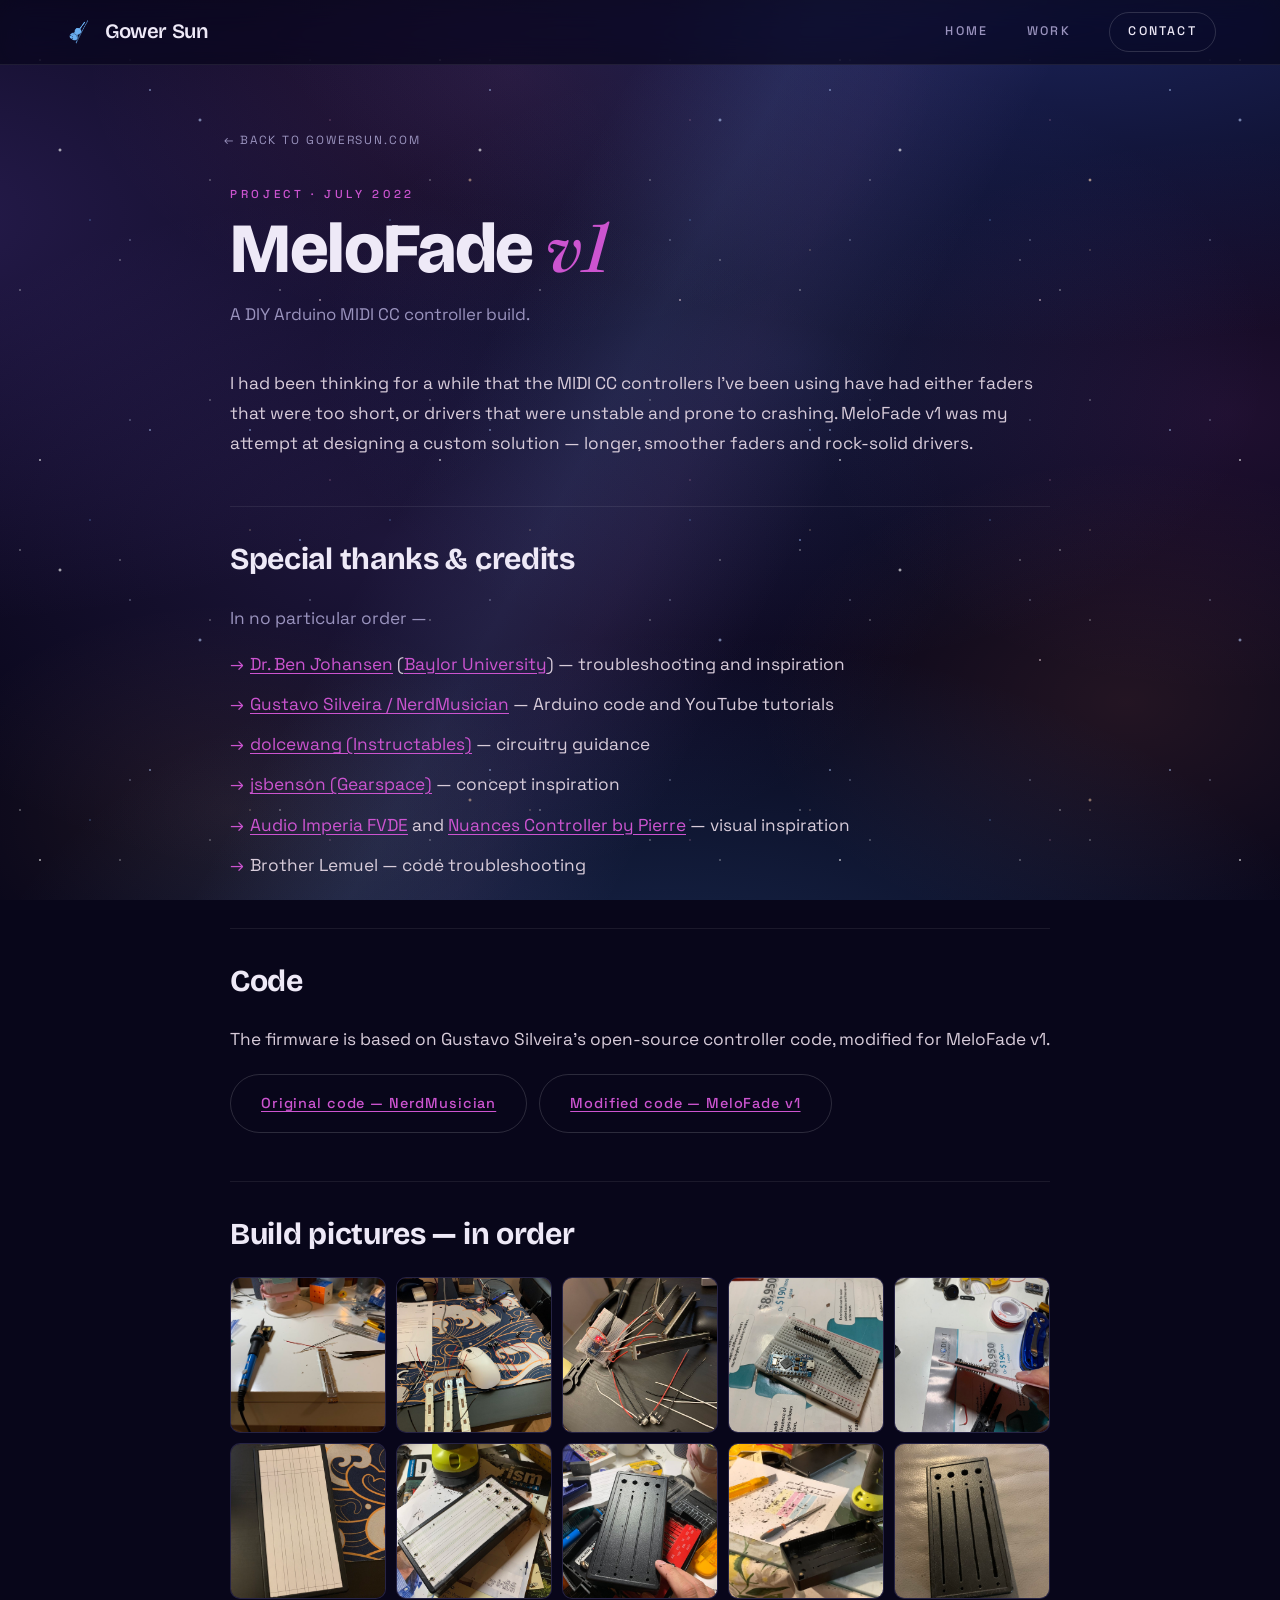
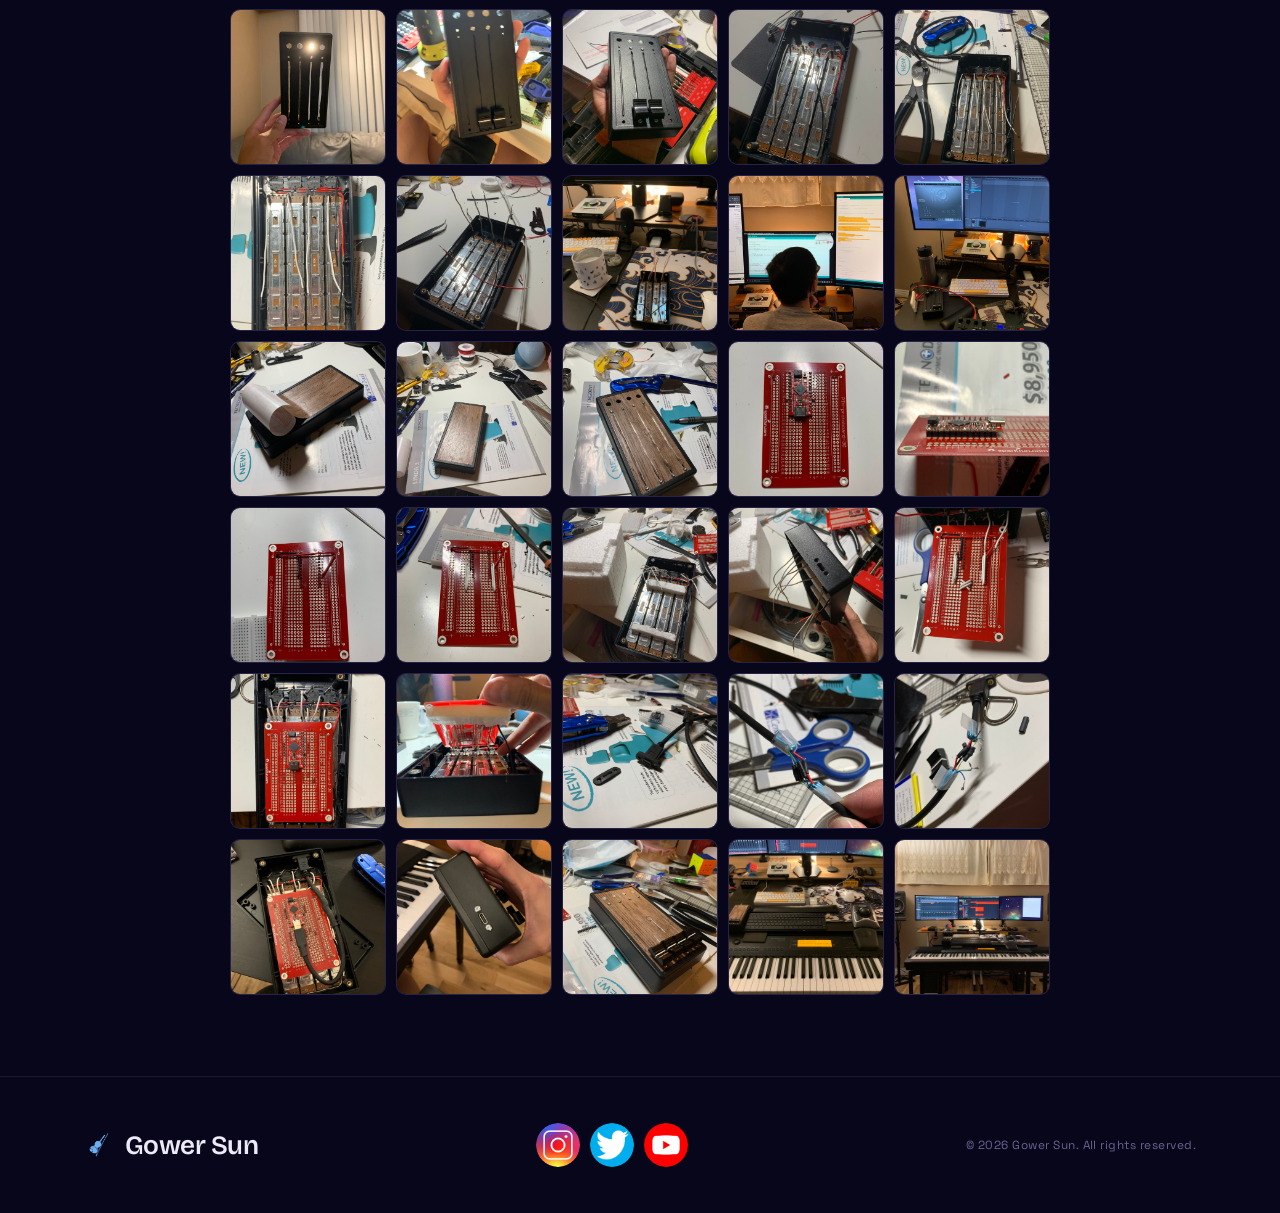
<file: arduino-midi-build.html>
<!DOCTYPE html>
<html lang="en">
<head>
  <meta charset="UTF-8" />
  <meta name="viewport" content="width=device-width, initial-scale=1.0" />
  <meta name="robots" content="noindex" />
  <title>MeloFade v1 — Arduino MIDI Build · Gower Sun</title>
  <meta name="description" content="MeloFade v1 — a DIY Arduino MIDI CC controller build by Gower Sun (July 2022): motivation, credits, code and build photos." />
  <link rel="icon" href="assets/favicon.svg" type="image/svg+xml" />
  <link rel="preconnect" href="https://fonts.googleapis.com" />
  <link rel="preconnect" href="https://fonts.gstatic.com" crossorigin />
  <link href="https://fonts.googleapis.com/css2?family=Bricolage+Grotesque:opsz,wght@12..96,600..800&family=Fraunces:ital,opsz,wght@1,9..144,400&family=Space+Grotesk:wght@400;500;600&display=swap" rel="stylesheet" />
  <link rel="stylesheet" href="assets/css/style.css" />
</head>
<body>
  <header class="nav is-scrolled" id="nav">
    <a class="nav__brand" href="index.html" aria-label="Gower Sun — home">
      <img class="nav__mark" src="assets/favicon.svg" alt="" aria-hidden="true" />
      <span>Gower Sun</span>
    </a>
    <nav class="nav__links" aria-label="Primary">
      <a class="nav__link" href="index.html">Home</a>
      <a class="nav__link" href="index.html#work">Work</a>
      <a class="nav__link nav__link--cta" href="index.html#contact">Contact</a>
    </nav>
  </header>

  <main class="subpage">
    <div class="wrap">
      <a class="backlink" href="index.html">&larr; Back to gowersun.com</a>
      <article class="project">
        <header class="project__head">
          <span class="eyebrow">Project &middot; July 2022</span>
          <h1 class="project__title">MeloFade <em>v1</em></h1>
          <p class="project__sub">A DIY Arduino MIDI CC controller build.</p>
        </header>

        <div class="project__body">
          <p>I had been thinking for a while that the MIDI CC controllers I've been using have had either
            faders that were too short, or drivers that were unstable and prone to crashing. MeloFade v1 was my
            attempt at designing a custom solution — longer, smoother faders and rock-solid drivers.</p>

          <h2>Special thanks &amp; credits</h2>
          <p style="color:var(--slate); margin-bottom:16px;">In no particular order —</p>
          <ul class="credits-list">
            <li><a href="https://benjohansen.com" target="_blank" rel="noopener">Dr. Ben Johansen</a>
              (<a href="https://www.baylor.edu/music/index.php?id=951763" target="_blank" rel="noopener">Baylor University</a>) — troubleshooting and inspiration</li>
            <li><a href="https://www.youtube.com/c/M%C3%BAsicoNerd" target="_blank" rel="noopener">Gustavo Silveira / NerdMusician</a> — Arduino code and YouTube tutorials</li>
            <li><a href="https://www.instructables.com/DIY-USB-Midi-Controller-With-Arduino-a-Beginners-G/" target="_blank" rel="noopener">dolcewang (Instructables)</a> — circuitry guidance</li>
            <li><a href="https://gearspace.com/board/music-computers/1240121-diy-midi-cc-controller-w-100mm-sliders-under-100-2018-edition.html" target="_blank" rel="noopener">jsbenson (Gearspace)</a> — concept inspiration</li>
            <li><a href="https://fvdebyai.com" target="_blank" rel="noopener">Audio Imperia FVDE</a> and
              <a href="https://nuancescontroller.fr?post_type=product" target="_blank" rel="noopener">Nuances Controller by Pierre</a> — visual inspiration</li>
            <li>Brother Lemuel — code troubleshooting</li>
          </ul>

          <h2>Code</h2>
          <p>The firmware is based on Gustavo Silveira's open-source controller code, modified for MeloFade v1.</p>
          <div class="codeblock">
            <a class="btn btn--ghost" href="https://github.com/silveirago/DIY-Midi-Controller-full" target="_blank" rel="noopener">Original code — NerdMusician</a>
            <a class="btn btn--ghost" href="https://github.com/patestore/MeloFade-v1" target="_blank" rel="noopener">Modified code — MeloFade v1</a>
          </div>

          <h2>Build pictures — in order</h2>
        </div>

        <div class="project__gallery">
          <a href="assets/img/arduino/01.jpg" target="_blank" rel="noopener"><img src="assets/img/arduino/01.jpg" alt="MeloFade build photo 1" loading="lazy" /></a>
          <a href="assets/img/arduino/02.jpg" target="_blank" rel="noopener"><img src="assets/img/arduino/02.jpg" alt="MeloFade build photo 2" loading="lazy" /></a>
          <a href="assets/img/arduino/03.jpg" target="_blank" rel="noopener"><img src="assets/img/arduino/03.jpg" alt="MeloFade build photo 3" loading="lazy" /></a>
          <a href="assets/img/arduino/04.jpg" target="_blank" rel="noopener"><img src="assets/img/arduino/04.jpg" alt="MeloFade build photo 4" loading="lazy" /></a>
          <a href="assets/img/arduino/05.jpg" target="_blank" rel="noopener"><img src="assets/img/arduino/05.jpg" alt="MeloFade build photo 5" loading="lazy" /></a>
          <a href="assets/img/arduino/06.jpg" target="_blank" rel="noopener"><img src="assets/img/arduino/06.jpg" alt="MeloFade build photo 6" loading="lazy" /></a>
          <a href="assets/img/arduino/07.jpg" target="_blank" rel="noopener"><img src="assets/img/arduino/07.jpg" alt="MeloFade build photo 7" loading="lazy" /></a>
          <a href="assets/img/arduino/08.jpg" target="_blank" rel="noopener"><img src="assets/img/arduino/08.jpg" alt="MeloFade build photo 8" loading="lazy" /></a>
          <a href="assets/img/arduino/09.jpg" target="_blank" rel="noopener"><img src="assets/img/arduino/09.jpg" alt="MeloFade build photo 9" loading="lazy" /></a>
          <a href="assets/img/arduino/11.jpg" target="_blank" rel="noopener"><img src="assets/img/arduino/11.jpg" alt="MeloFade build photo 10" loading="lazy" /></a>
          <a href="assets/img/arduino/12.jpg" target="_blank" rel="noopener"><img src="assets/img/arduino/12.jpg" alt="MeloFade build photo 11" loading="lazy" /></a>
          <a href="assets/img/arduino/13.jpg" target="_blank" rel="noopener"><img src="assets/img/arduino/13.jpg" alt="MeloFade build photo 12" loading="lazy" /></a>
          <a href="assets/img/arduino/14.jpg" target="_blank" rel="noopener"><img src="assets/img/arduino/14.jpg" alt="MeloFade build photo 13" loading="lazy" /></a>
          <a href="assets/img/arduino/16.jpg" target="_blank" rel="noopener"><img src="assets/img/arduino/16.jpg" alt="MeloFade build photo 14" loading="lazy" /></a>
          <a href="assets/img/arduino/17.jpg" target="_blank" rel="noopener"><img src="assets/img/arduino/17.jpg" alt="MeloFade build photo 15" loading="lazy" /></a>
          <a href="assets/img/arduino/18.jpg" target="_blank" rel="noopener"><img src="assets/img/arduino/18.jpg" alt="MeloFade build photo 16" loading="lazy" /></a>
          <a href="assets/img/arduino/19.jpg" target="_blank" rel="noopener"><img src="assets/img/arduino/19.jpg" alt="MeloFade build photo 17" loading="lazy" /></a>
          <a href="assets/img/arduino/20.jpg" target="_blank" rel="noopener"><img src="assets/img/arduino/20.jpg" alt="MeloFade build photo 18" loading="lazy" /></a>
          <a href="assets/img/arduino/21.jpg" target="_blank" rel="noopener"><img src="assets/img/arduino/21.jpg" alt="MeloFade build photo 19" loading="lazy" /></a>
          <a href="assets/img/arduino/22.jpg" target="_blank" rel="noopener"><img src="assets/img/arduino/22.jpg" alt="MeloFade build photo 20" loading="lazy" /></a>
          <a href="assets/img/arduino/23.jpg" target="_blank" rel="noopener"><img src="assets/img/arduino/23.jpg" alt="MeloFade build photo 21" loading="lazy" /></a>
          <a href="assets/img/arduino/24.jpg" target="_blank" rel="noopener"><img src="assets/img/arduino/24.jpg" alt="MeloFade build photo 22" loading="lazy" /></a>
          <a href="assets/img/arduino/25.jpg" target="_blank" rel="noopener"><img src="assets/img/arduino/25.jpg" alt="MeloFade build photo 23" loading="lazy" /></a>
          <a href="assets/img/arduino/26.jpg" target="_blank" rel="noopener"><img src="assets/img/arduino/26.jpg" alt="MeloFade build photo 24" loading="lazy" /></a>
          <a href="assets/img/arduino/27.jpg" target="_blank" rel="noopener"><img src="assets/img/arduino/27.jpg" alt="MeloFade build photo 25" loading="lazy" /></a>
          <a href="assets/img/arduino/28.jpg" target="_blank" rel="noopener"><img src="assets/img/arduino/28.jpg" alt="MeloFade build photo 26" loading="lazy" /></a>
          <a href="assets/img/arduino/29.jpg" target="_blank" rel="noopener"><img src="assets/img/arduino/29.jpg" alt="MeloFade build photo 27" loading="lazy" /></a>
          <a href="assets/img/arduino/30.jpg" target="_blank" rel="noopener"><img src="assets/img/arduino/30.jpg" alt="MeloFade build photo 28" loading="lazy" /></a>
          <a href="assets/img/arduino/31.jpg" target="_blank" rel="noopener"><img src="assets/img/arduino/31.jpg" alt="MeloFade build photo 29" loading="lazy" /></a>
          <a href="assets/img/arduino/32.jpg" target="_blank" rel="noopener"><img src="assets/img/arduino/32.jpg" alt="MeloFade build photo 30" loading="lazy" /></a>
          <a href="assets/img/arduino/33.jpg" target="_blank" rel="noopener"><img src="assets/img/arduino/33.jpg" alt="MeloFade build photo 31" loading="lazy" /></a>
          <a href="assets/img/arduino/34.jpg" target="_blank" rel="noopener"><img src="assets/img/arduino/34.jpg" alt="MeloFade build photo 32" loading="lazy" /></a>
          <a href="assets/img/arduino/35.jpg" target="_blank" rel="noopener"><img src="assets/img/arduino/35.jpg" alt="MeloFade build photo 33" loading="lazy" /></a>
          <a href="assets/img/arduino/36.jpg" target="_blank" rel="noopener"><img src="assets/img/arduino/36.jpg" alt="MeloFade build photo 34" loading="lazy" /></a>
          <a href="assets/img/arduino/37.jpg" target="_blank" rel="noopener"><img src="assets/img/arduino/37.jpg" alt="MeloFade build photo 35" loading="lazy" /></a>
          <a href="assets/img/arduino/38.jpg" target="_blank" rel="noopener"><img src="assets/img/arduino/38.jpg" alt="MeloFade build photo 36" loading="lazy" /></a>
          <a href="assets/img/arduino/39.jpg" target="_blank" rel="noopener"><img src="assets/img/arduino/39.jpg" alt="MeloFade build photo 37" loading="lazy" /></a>
          <a href="assets/img/arduino/40.jpg" target="_blank" rel="noopener"><img src="assets/img/arduino/40.jpg" alt="MeloFade build photo 38" loading="lazy" /></a>
          <a href="assets/img/arduino/41.jpg" target="_blank" rel="noopener"><img src="assets/img/arduino/41.jpg" alt="MeloFade final product 1" loading="lazy" /></a>
          <a href="assets/img/arduino/42.jpg" target="_blank" rel="noopener"><img src="assets/img/arduino/42.jpg" alt="MeloFade final product 2" loading="lazy" /></a>
        </div>
      </article>
    </div>
  </main>

  <footer class="footer">
    <div class="wrap footer__grid">
      <div class="footer__brand"><img class="nav__mark" src="assets/favicon.svg" alt="" aria-hidden="true" />Gower Sun</div>
      <div class="socials" aria-label="Profiles">
        <a class="social social--icon" href="https://instagram.com/gower_music" target="_blank" rel="noopener" aria-label="Instagram"><img src="assets/img/social/instagram.png" alt="Instagram" /></a>
        <a class="social social--icon" href="https://twitter.com/gowersun" target="_blank" rel="noopener" aria-label="Twitter"><img src="assets/img/social/twitter.png" alt="Twitter" /></a>
        <a class="social social--icon social--yt" href="https://www.youtube.com/@gowersun/" target="_blank" rel="noopener" aria-label="YouTube"><img src="assets/img/social/youtube.png" alt="YouTube" /></a>
      </div>
      <div class="footer__legal">&copy; <span id="year"></span> Gower Sun. All rights reserved.</div>
    </div>
  </footer>
  <script>document.getElementById("year").textContent = new Date().getFullYear();</script>
</body>
</html>
</file>
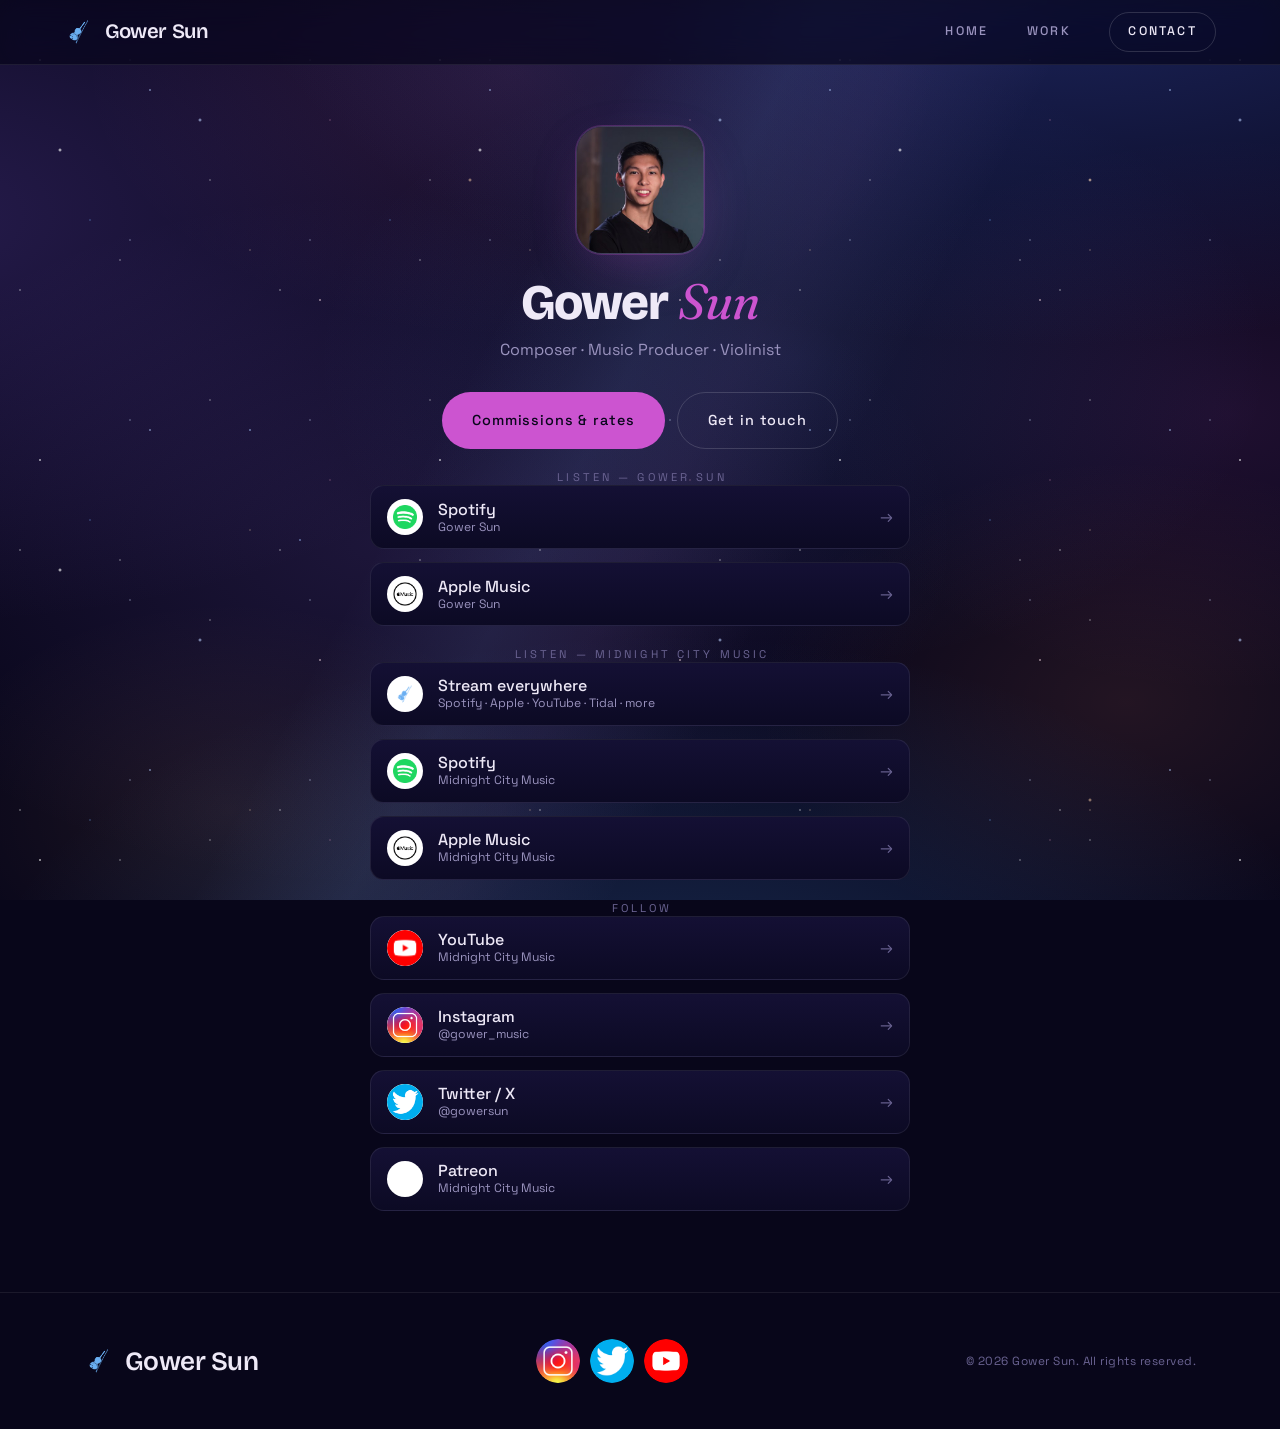
<file: links.html>
<!DOCTYPE html>
<html lang="en">
<head>
  <meta charset="UTF-8" />
  <meta name="viewport" content="width=device-width, initial-scale=1.0" />
  <meta name="robots" content="noindex" />
  <title>Links — Gower Sun</title>
  <meta name="description" content="All of Gower Sun's links — music, socials, commissions and contact." />
  <link rel="icon" href="assets/favicon.svg" type="image/svg+xml" />
  <link rel="preconnect" href="https://fonts.googleapis.com" />
  <link rel="preconnect" href="https://fonts.gstatic.com" crossorigin />
  <link href="https://fonts.googleapis.com/css2?family=Bricolage+Grotesque:opsz,wght@12..96,600..800&family=Fraunces:ital,opsz,wght@1,9..144,400&family=Space+Grotesk:wght@400;500;600&display=swap" rel="stylesheet" />
  <link rel="stylesheet" href="assets/css/style.css" />
</head>
<body>
  <header class="nav is-scrolled" id="nav">
    <a class="nav__brand" href="index.html" aria-label="Gower Sun — home">
      <img class="nav__mark" src="assets/favicon.svg" alt="" aria-hidden="true" />
      <span>Gower Sun</span>
    </a>
    <nav class="nav__links" aria-label="Primary">
      <a class="nav__link" href="index.html">Home</a>
      <a class="nav__link" href="index.html#work">Work</a>
      <a class="nav__link nav__link--cta" href="index.html#contact">Contact</a>
    </nav>
  </header>

  <main class="subpage">
    <div class="wrap">
      <div class="hub">
        <img class="hub__art" src="assets/img/photos/pfp.jpg" alt="Gower Sun" />
        <h1 class="hub__title">Gower <em>Sun</em></h1>
        <p class="hub__tagline">Composer &middot; Music Producer &middot; Violinist</p>

        <div style="display:flex; gap:12px; justify-content:center; flex-wrap:wrap; margin-bottom:6px;">
          <a class="btn" href="rates.html">Commissions &amp; rates</a>
          <a class="btn btn--ghost" href="index.html#contact">Get in touch</a>
        </div>

        <p class="hub__grouplabel">Listen — Gower Sun</p>
        <div class="hub__list">
          <a class="linkbtn" href="https://open.spotify.com/artist/3k3WHMsFphuGJYeQSHfzBC" target="_blank" rel="noopener">
            <span class="icon-chip"><img src="assets/img/mcm/spotify.png" alt="" /></span>
            <span class="linkbtn__text"><span class="linkbtn__label">Spotify</span><span class="linkbtn__sub">Gower Sun</span></span>
            <span class="linkbtn__arrow" aria-hidden="true">&rarr;</span>
          </a>
          <a class="linkbtn" href="https://music.apple.com/us/artist/gower-sun/1725039492" target="_blank" rel="noopener">
            <span class="icon-chip"><img src="assets/img/mcm/apple-music-black.png" alt="" /></span>
            <span class="linkbtn__text"><span class="linkbtn__label">Apple Music</span><span class="linkbtn__sub">Gower Sun</span></span>
            <span class="linkbtn__arrow" aria-hidden="true">&rarr;</span>
          </a>
        </div>

        <p class="hub__grouplabel">Listen — Midnight City Music</p>
        <div class="hub__list">
          <a class="linkbtn" href="stream.html">
            <span class="icon-chip"><img src="assets/favicon.svg" alt="" style="padding:7px;" /></span>
            <span class="linkbtn__text"><span class="linkbtn__label">Stream everywhere</span><span class="linkbtn__sub">Spotify · Apple · YouTube · Tidal · more</span></span>
            <span class="linkbtn__arrow" aria-hidden="true">&rarr;</span>
          </a>
          <a class="linkbtn" href="https://open.spotify.com/artist/7m8WHbipF4Y3BpIiMeiUiY" target="_blank" rel="noopener">
            <span class="icon-chip"><img src="assets/img/mcm/spotify.png" alt="" /></span>
            <span class="linkbtn__text"><span class="linkbtn__label">Spotify</span><span class="linkbtn__sub">Midnight City Music</span></span>
            <span class="linkbtn__arrow" aria-hidden="true">&rarr;</span>
          </a>
          <a class="linkbtn" href="https://music.apple.com/artist/midnight-city-music/1606535807" target="_blank" rel="noopener">
            <span class="icon-chip"><img src="assets/img/mcm/apple-music-black.png" alt="" /></span>
            <span class="linkbtn__text"><span class="linkbtn__label">Apple Music</span><span class="linkbtn__sub">Midnight City Music</span></span>
            <span class="linkbtn__arrow" aria-hidden="true">&rarr;</span>
          </a>
        </div>

        <p class="hub__grouplabel">Follow</p>
        <div class="hub__list">
          <a class="linkbtn" href="https://youtube.com/@MidnightCityMusic?sub_confirmation=1" target="_blank" rel="noopener">
            <span class="icon-chip"><img src="assets/img/social/youtube.png" alt="" style="padding:0;" /></span>
            <span class="linkbtn__text"><span class="linkbtn__label">YouTube</span><span class="linkbtn__sub">Midnight City Music</span></span>
            <span class="linkbtn__arrow" aria-hidden="true">&rarr;</span>
          </a>
          <a class="linkbtn" href="https://instagram.com/gower_music" target="_blank" rel="noopener">
            <span class="icon-chip"><img src="assets/img/social/instagram.png" alt="" style="padding:0;" /></span>
            <span class="linkbtn__text"><span class="linkbtn__label">Instagram</span><span class="linkbtn__sub">@gower_music</span></span>
            <span class="linkbtn__arrow" aria-hidden="true">&rarr;</span>
          </a>
          <a class="linkbtn" href="https://twitter.com/gowersun" target="_blank" rel="noopener">
            <span class="icon-chip"><img src="assets/img/social/twitter.png" alt="" style="padding:0;" /></span>
            <span class="linkbtn__text"><span class="linkbtn__label">Twitter / X</span><span class="linkbtn__sub">@gowersun</span></span>
            <span class="linkbtn__arrow" aria-hidden="true">&rarr;</span>
          </a>
          <a class="linkbtn" href="https://patreon.com/MidnightCityMusic" target="_blank" rel="noopener">
            <span class="icon-chip"><img src="assets/img/mcm/patreon.png" alt="" /></span>
            <span class="linkbtn__text"><span class="linkbtn__label">Patreon</span><span class="linkbtn__sub">Midnight City Music</span></span>
            <span class="linkbtn__arrow" aria-hidden="true">&rarr;</span>
          </a>
        </div>
      </div>
    </div>
  </main>

  <footer class="footer">
    <div class="wrap footer__grid">
      <div class="footer__brand"><img class="nav__mark" src="assets/favicon.svg" alt="" aria-hidden="true" />Gower Sun</div>
      <div class="socials" aria-label="Profiles">
        <a class="social social--icon" href="https://instagram.com/gower_music" target="_blank" rel="noopener" aria-label="Instagram"><img src="assets/img/social/instagram.png" alt="Instagram" /></a>
        <a class="social social--icon" href="https://twitter.com/gowersun" target="_blank" rel="noopener" aria-label="Twitter"><img src="assets/img/social/twitter.png" alt="Twitter" /></a>
        <a class="social social--icon social--yt" href="https://www.youtube.com/@gowersun/" target="_blank" rel="noopener" aria-label="YouTube"><img src="assets/img/social/youtube.png" alt="YouTube" /></a>
      </div>
      <div class="footer__legal">&copy; <span id="year"></span> Gower Sun. All rights reserved.</div>
    </div>
  </footer>
  <script>document.getElementById("year").textContent = new Date().getFullYear();</script>
</body>
</html>
</file>
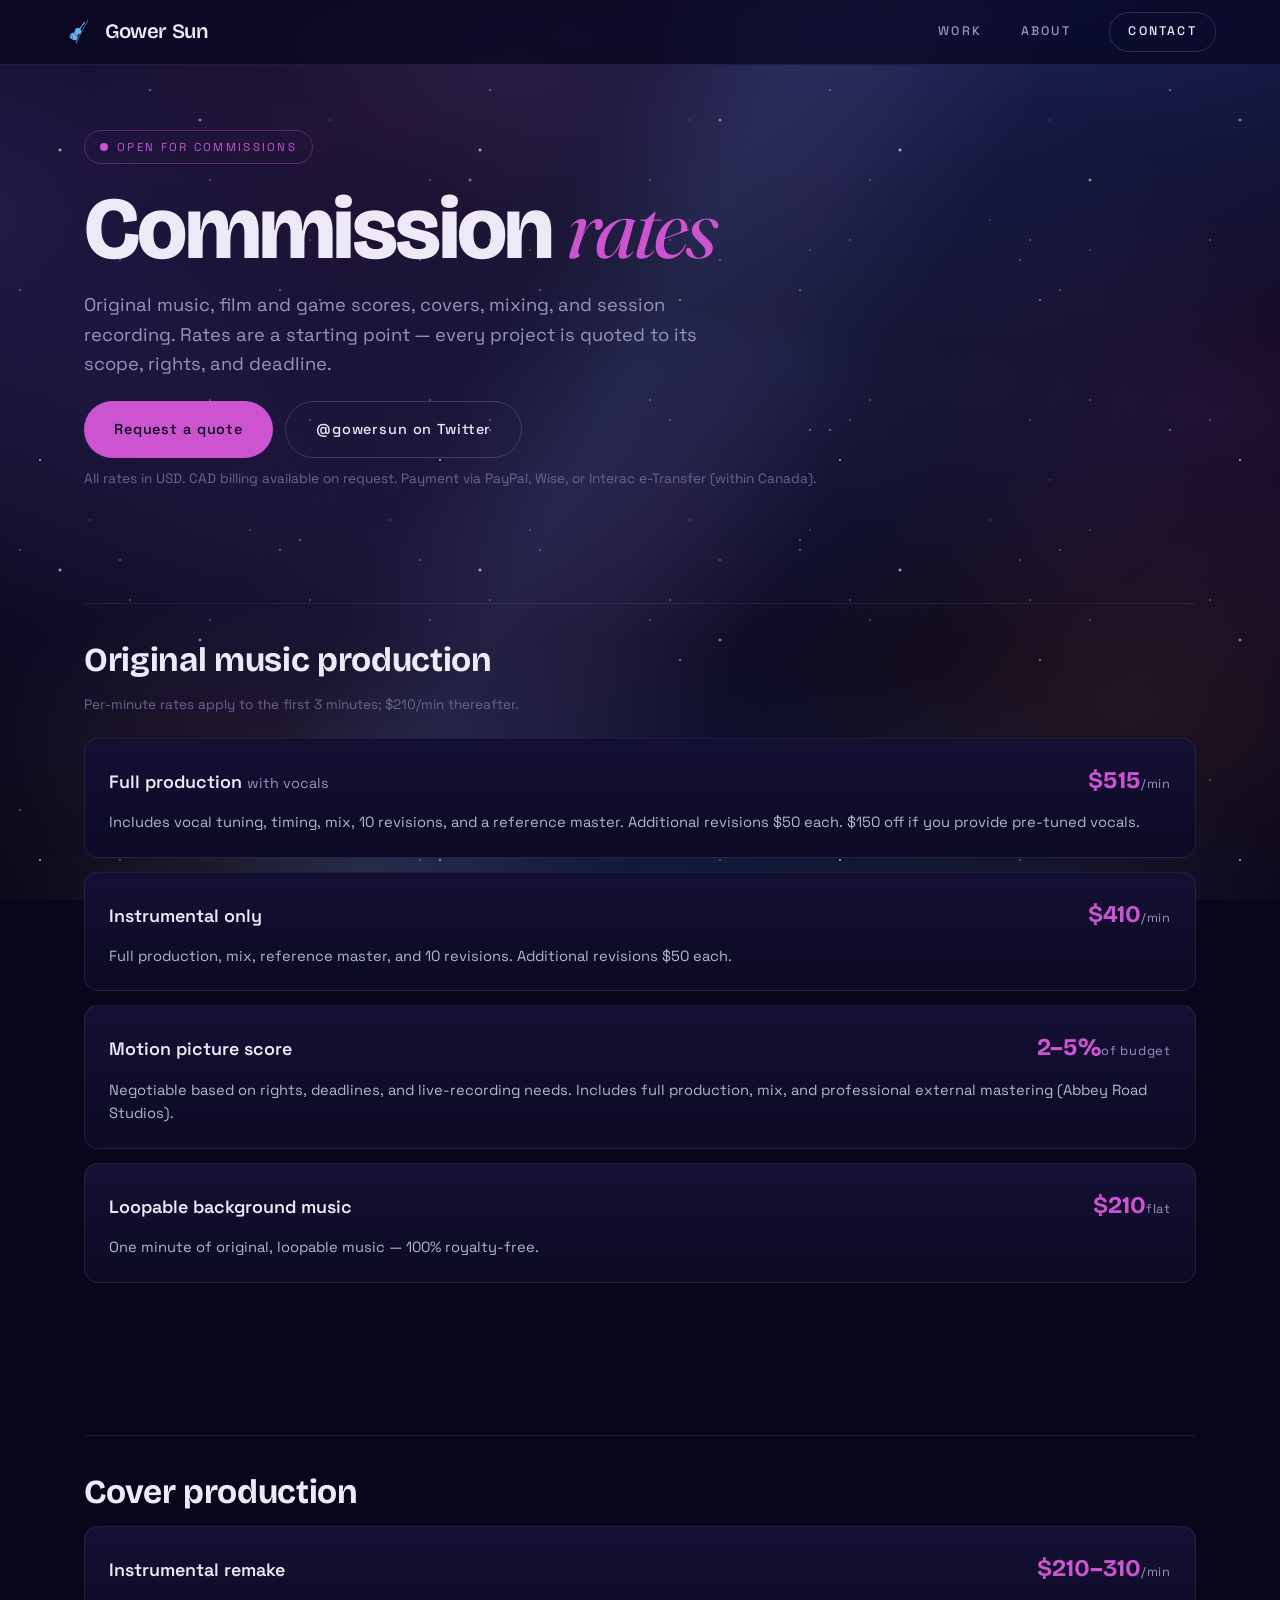
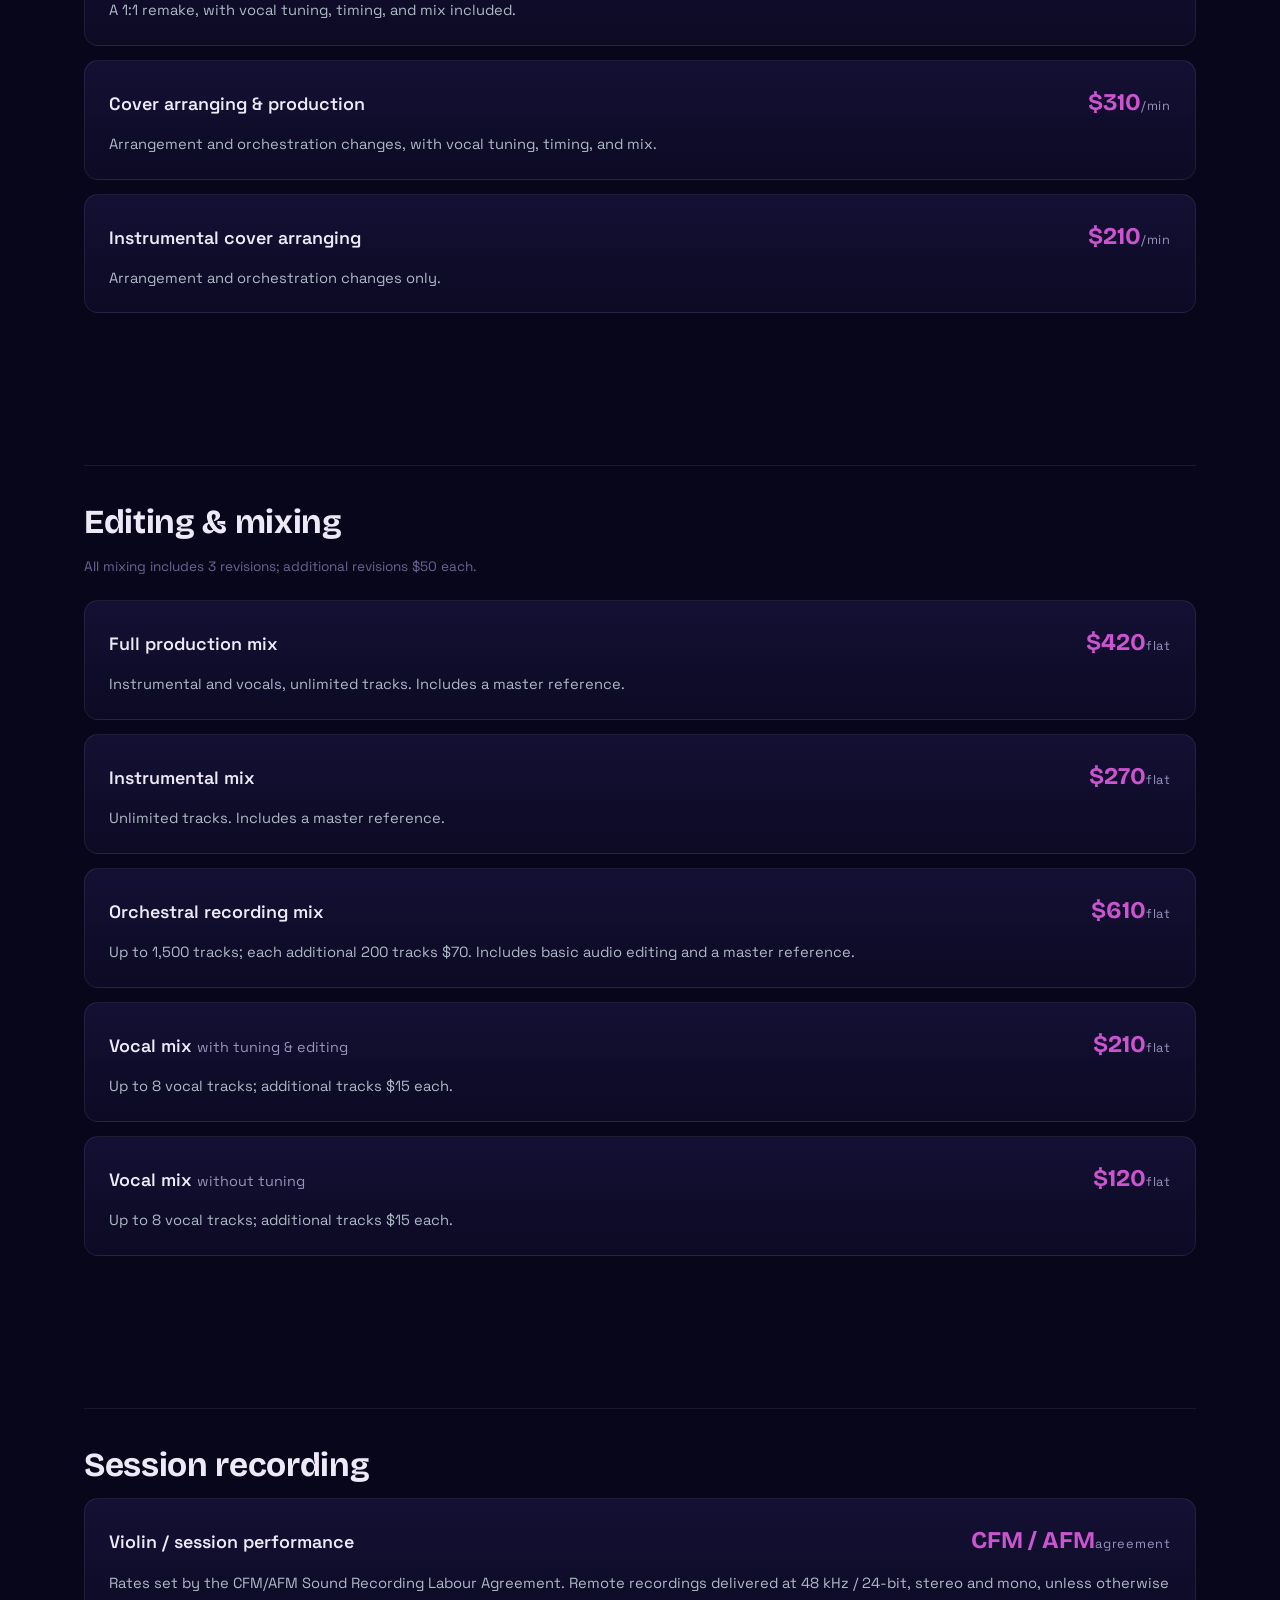
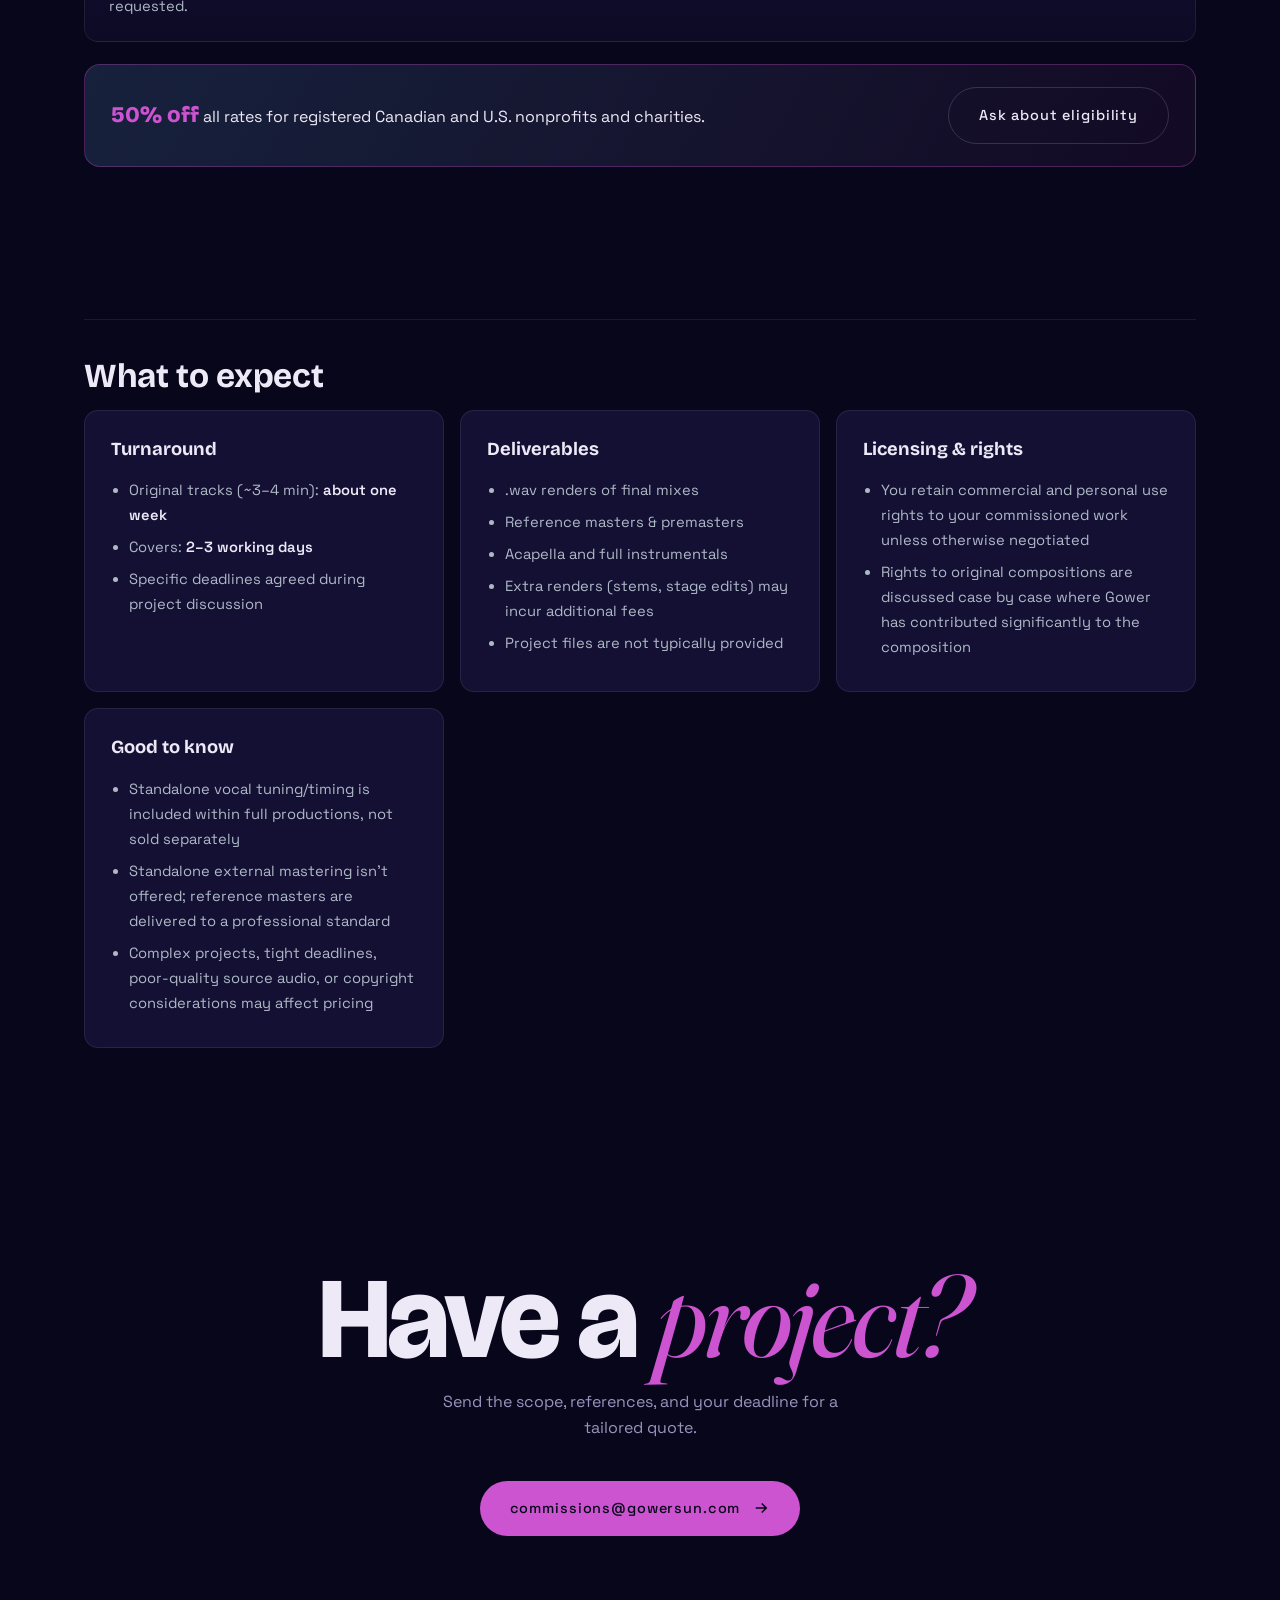
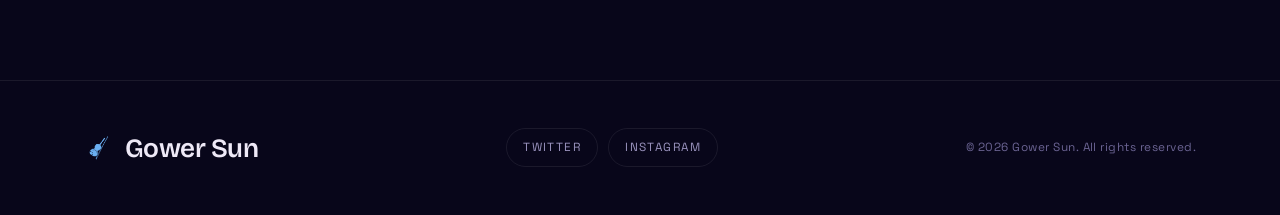
<file: rates.html>
<!DOCTYPE html>
<html lang="en">
<head>
  <meta charset="UTF-8" />
  <meta name="viewport" content="width=device-width, initial-scale=1.0" />
  <!-- Unlisted page: kept out of search results and not linked from the main site. -->
  <meta name="robots" content="noindex, nofollow" />
  <title>Commission Rates — Gower Sun</title>
  <meta name="description" content="Commission services and rates for original music production, covers, mixing, and session recording." />
  <link rel="icon" href="assets/favicon.svg" type="image/svg+xml" />
  <link rel="preconnect" href="https://fonts.googleapis.com" />
  <link rel="preconnect" href="https://fonts.gstatic.com" crossorigin />
  <link href="https://fonts.googleapis.com/css2?family=Bricolage+Grotesque:opsz,wght@12..96,600..800&family=Fraunces:ital,opsz,wght@1,9..144,400&family=Space+Grotesk:wght@400;500;600&display=swap" rel="stylesheet" />
  <link rel="stylesheet" href="assets/css/style.css" />
  <style>
    /* ---- Rates-page-specific ---- */
    .rates-hero { padding-top: 130px; padding-bottom: 20px; }
    .status-badge {
      display: inline-flex; align-items: center; gap: 9px;
      font-size: 0.72rem; letter-spacing: 0.2em; text-transform: uppercase; color: var(--cyan);
      border: 1px solid rgba(204,84,208,0.35); border-radius: 999px; padding: 7px 15px;
    }
    .status-badge .pulse { width: 8px; height: 8px; border-radius: 50%; background: var(--cyan); box-shadow: 0 0 0 0 rgba(204,84,208,0.6); animation: pulse 2.2s infinite; }
    @keyframes pulse { 0% { box-shadow: 0 0 0 0 rgba(204,84,208,0.55); } 70% { box-shadow: 0 0 0 10px rgba(204,84,208,0); } 100% { box-shadow: 0 0 0 0 rgba(204,84,208,0); } }
    @media (prefers-reduced-motion: reduce) { .status-badge .pulse { animation: none; } }

    .rates-hero__title { font-family: var(--font-display); font-weight: 800; letter-spacing: -0.03em; font-size: clamp(2.6rem, 7vw, 5.5rem); line-height: 0.92; margin: 22px 0 20px; }
    .rates-hero__title em { font-family: var(--font-serif); font-style: italic; font-weight: 400; color: var(--cyan); }
    .rates-hero__lede { color: var(--slate); max-width: 620px; font-size: clamp(1rem, 1.5vw, 1.15rem); }

    .rate-cat { border-top: 1px solid var(--line); padding-top: 30px; margin-top: 8px; }
    .rate-cat__title { font-family: var(--font-display); font-weight: 700; font-size: clamp(1.5rem, 3vw, 2.1rem); letter-spacing: -0.01em; margin: 0 0 6px; }
    .rate-cat__note { color: var(--slate-2); font-size: 0.85rem; margin: 0 0 22px; }

    .rate-list { display: grid; gap: 14px; }
    .rate {
      background: linear-gradient(180deg, var(--panel), var(--ink-2));
      border: 1px solid var(--line); border-radius: 14px; padding: 22px 24px;
      transition: border-color .3s, transform .3s var(--ease-out);
    }
    .rate:hover { border-color: rgba(204,84,208,0.28); transform: translateY(-2px); }
    .rate__head { display: flex; justify-content: space-between; align-items: baseline; gap: 18px; flex-wrap: wrap; }
    .rate__name { font-family: var(--font-body); font-weight: 600; font-size: 1.12rem; margin: 0; color: var(--bone); }
    .rate__name span { color: var(--slate); font-weight: 400; font-size: 0.9rem; }
    .rate__price { font-family: var(--font-display); font-weight: 700; font-size: 1.5rem; color: var(--cyan); white-space: nowrap; }
    .rate__price em { font-family: var(--font-body); font-style: normal; font-size: 0.8rem; letter-spacing: 0.06em; color: var(--slate); font-weight: 400; }
    .rate__note { color: #AEB9C6; font-size: 0.92rem; margin: 12px 0 0; line-height: 1.6; }

    .panels { display: grid; grid-template-columns: repeat(auto-fit, minmax(min(100%, 280px), 1fr)); gap: 16px; }
    .panel { background: var(--panel); border: 1px solid var(--line); border-radius: 14px; padding: 24px 26px; }
    .panel h3 { font-family: var(--font-display); font-weight: 700; font-size: 1.15rem; margin: 0 0 14px; }
    .panel ul { margin: 0; padding-left: 18px; color: #AEB9C6; font-size: 0.92rem; line-height: 1.7; }
    .panel li { margin-bottom: 7px; }
    .panel strong { color: var(--bone); font-weight: 600; }

    .callout { display: flex; gap: 16px; align-items: center; flex-wrap: wrap; justify-content: space-between;
      background: linear-gradient(120deg, rgba(106,175,242,0.16), rgba(204,84,208,0.06));
      border: 1px solid rgba(204,84,208,0.3); border-radius: 16px; padding: 22px 26px; }
    .callout p { margin: 0; color: var(--bone); }
    .callout .big { font-family: var(--font-display); font-weight: 800; color: var(--cyan); font-size: 1.4rem; }

    .book-row { display: flex; gap: 12px; flex-wrap: wrap; margin-top: 22px; }
    .fineprint { color: var(--slate-2); font-size: 0.85rem; margin-top: 10px; }
  </style>
</head>
<body>
  <a class="skip" href="#rates">Skip to content</a>

  <header class="nav is-scrolled" id="nav">
    <a class="nav__brand" href="index.html" aria-label="Gower Sun — home">
      <img class="nav__mark" src="assets/favicon.svg" alt="" aria-hidden="true" />
      <span>Gower Sun</span>
    </a>
    <nav class="nav__links" aria-label="Primary">
      <a class="nav__link" href="index.html#work">Work</a>
      <a class="nav__link" href="index.html#composer">About</a>
      <a class="nav__link nav__link--cta" href="index.html#contact">Contact</a>
    </nav>
  </header>

  <main id="rates">
    <!-- Header -->
    <section class="section rates-hero" aria-labelledby="rates-title">
      <div class="wrap">
        <span class="status-badge"><span class="pulse" aria-hidden="true"></span>Open for commissions</span>
        <h1 class="rates-hero__title" id="rates-title">Commission <em>rates</em></h1>
        <p class="rates-hero__lede">Original music, film and game scores, covers, mixing, and session recording. Rates are a starting point — every project is quoted to its scope, rights, and deadline.</p>
        <div class="book-row">
          <a class="btn" href="mailto:commissions@gowersun.com">Request a quote</a>
          <a class="btn btn--ghost" href="https://twitter.com/gowersun" target="_blank" rel="noopener">@gowersun on Twitter</a>
        </div>
        <p class="fineprint">All rates in USD. CAD billing available on request. Payment via PayPal, Wise, or Interac e-Transfer (within Canada).</p>
      </div>
    </section>

    <!-- Original Music Production -->
    <section class="section section--tight" aria-labelledby="cat-original">
      <div class="wrap">
        <div class="rate-cat">
          <h2 class="rate-cat__title" id="cat-original">Original music production</h2>
          <p class="rate-cat__note">Per-minute rates apply to the first 3 minutes; $210/min thereafter.</p>
          <div class="rate-list">
            <div class="rate">
              <div class="rate__head"><h3 class="rate__name">Full production <span>with vocals</span></h3><span class="rate__price">$515<em>/min</em></span></div>
              <p class="rate__note">Includes vocal tuning, timing, mix, 10 revisions, and a reference master. Additional revisions $50 each. $150 off if you provide pre-tuned vocals.</p>
            </div>
            <div class="rate">
              <div class="rate__head"><h3 class="rate__name">Instrumental only</h3><span class="rate__price">$410<em>/min</em></span></div>
              <p class="rate__note">Full production, mix, reference master, and 10 revisions. Additional revisions $50 each.</p>
            </div>
            <div class="rate">
              <div class="rate__head"><h3 class="rate__name">Motion picture score</h3><span class="rate__price">2–5%<em>of budget</em></span></div>
              <p class="rate__note">Negotiable based on rights, deadlines, and live-recording needs. Includes full production, mix, and professional external mastering (Abbey Road Studios).</p>
            </div>
            <div class="rate">
              <div class="rate__head"><h3 class="rate__name">Loopable background music</h3><span class="rate__price">$210<em>flat</em></span></div>
              <p class="rate__note">One minute of original, loopable music — 100% royalty-free.</p>
            </div>
          </div>
        </div>
      </div>
    </section>

    <!-- Cover Production -->
    <section class="section section--tight" aria-labelledby="cat-cover">
      <div class="wrap">
        <div class="rate-cat">
          <h2 class="rate-cat__title" id="cat-cover">Cover production</h2>
          <div class="rate-list">
            <div class="rate">
              <div class="rate__head"><h3 class="rate__name">Instrumental remake</h3><span class="rate__price">$210–310<em>/min</em></span></div>
              <p class="rate__note">A 1:1 remake, with vocal tuning, timing, and mix included.</p>
            </div>
            <div class="rate">
              <div class="rate__head"><h3 class="rate__name">Cover arranging &amp; production</h3><span class="rate__price">$310<em>/min</em></span></div>
              <p class="rate__note">Arrangement and orchestration changes, with vocal tuning, timing, and mix.</p>
            </div>
            <div class="rate">
              <div class="rate__head"><h3 class="rate__name">Instrumental cover arranging</h3><span class="rate__price">$210<em>/min</em></span></div>
              <p class="rate__note">Arrangement and orchestration changes only.</p>
            </div>
          </div>
        </div>
      </div>
    </section>

    <!-- Editing & Mixing -->
    <section class="section section--tight" aria-labelledby="cat-mix">
      <div class="wrap">
        <div class="rate-cat">
          <h2 class="rate-cat__title" id="cat-mix">Editing &amp; mixing</h2>
          <p class="rate-cat__note">All mixing includes 3 revisions; additional revisions $50 each.</p>
          <div class="rate-list">
            <div class="rate">
              <div class="rate__head"><h3 class="rate__name">Full production mix</h3><span class="rate__price">$420<em>flat</em></span></div>
              <p class="rate__note">Instrumental and vocals, unlimited tracks. Includes a master reference.</p>
            </div>
            <div class="rate">
              <div class="rate__head"><h3 class="rate__name">Instrumental mix</h3><span class="rate__price">$270<em>flat</em></span></div>
              <p class="rate__note">Unlimited tracks. Includes a master reference.</p>
            </div>
            <div class="rate">
              <div class="rate__head"><h3 class="rate__name">Orchestral recording mix</h3><span class="rate__price">$610<em>flat</em></span></div>
              <p class="rate__note">Up to 1,500 tracks; each additional 200 tracks $70. Includes basic audio editing and a master reference.</p>
            </div>
            <div class="rate">
              <div class="rate__head"><h3 class="rate__name">Vocal mix <span>with tuning &amp; editing</span></h3><span class="rate__price">$210<em>flat</em></span></div>
              <p class="rate__note">Up to 8 vocal tracks; additional tracks $15 each.</p>
            </div>
            <div class="rate">
              <div class="rate__head"><h3 class="rate__name">Vocal mix <span>without tuning</span></h3><span class="rate__price">$120<em>flat</em></span></div>
              <p class="rate__note">Up to 8 vocal tracks; additional tracks $15 each.</p>
            </div>
          </div>
        </div>
      </div>
    </section>

    <!-- Session Recording + discount callout -->
    <section class="section section--tight" aria-labelledby="cat-session">
      <div class="wrap">
        <div class="rate-cat">
          <h2 class="rate-cat__title" id="cat-session">Session recording</h2>
          <div class="rate-list">
            <div class="rate">
              <div class="rate__head"><h3 class="rate__name">Violin / session performance</h3><span class="rate__price">CFM / AFM<em>agreement</em></span></div>
              <p class="rate__note">Rates set by the CFM/AFM Sound Recording Labour Agreement. Remote recordings delivered at 48&nbsp;kHz / 24-bit, stereo and mono, unless otherwise requested.</p>
            </div>
          </div>

          <div class="callout" style="margin-top:22px;">
            <p><span class="big">50% off</span> all rates for registered Canadian and U.S. nonprofits and charities.</p>
            <a class="btn btn--ghost" href="mailto:commissions@gowersun.com">Ask about eligibility</a>
          </div>
        </div>
      </div>
    </section>

    <!-- Terms & process -->
    <section class="section section--tight" aria-labelledby="cat-terms">
      <div class="wrap">
        <div class="rate-cat">
          <h2 class="rate-cat__title" id="cat-terms">What to expect</h2>
          <div class="panels">
            <div class="panel">
              <h3>Turnaround</h3>
              <ul>
                <li>Original tracks (~3–4 min): <strong>about one week</strong></li>
                <li>Covers: <strong>2–3 working days</strong></li>
                <li>Specific deadlines agreed during project discussion</li>
              </ul>
            </div>
            <div class="panel">
              <h3>Deliverables</h3>
              <ul>
                <li>.wav renders of final mixes</li>
                <li>Reference masters &amp; premasters</li>
                <li>Acapella and full instrumentals</li>
                <li>Extra renders (stems, stage edits) may incur additional fees</li>
                <li>Project files are not typically provided</li>
              </ul>
            </div>
            <div class="panel">
              <h3>Licensing &amp; rights</h3>
              <ul>
                <li>You retain commercial and personal use rights to your commissioned work unless otherwise negotiated</li>
                <li>Rights to original compositions are discussed case by case where Gower has contributed significantly to the composition</li>
              </ul>
            </div>
            <div class="panel">
              <h3>Good to know</h3>
              <ul>
                <li>Standalone vocal tuning/timing is included within full productions, not sold separately</li>
                <li>Standalone external mastering isn't offered; reference masters are delivered to a professional standard</li>
                <li>Complex projects, tight deadlines, poor-quality source audio, or copyright considerations may affect pricing</li>
              </ul>
            </div>
          </div>
        </div>
      </div>
    </section>

    <!-- CTA -->
    <section class="cta" aria-labelledby="rates-cta">
      <div class="wrap">
        <h2 class="cta__title" id="rates-cta">Have a <em>project?</em></h2>
        <p class="cta__lead">Send the scope, references, and your deadline for a tailored quote.</p>
        <a class="btn" href="mailto:commissions@gowersun.com">
          commissions@gowersun.com
          <svg width="18" height="18" viewBox="0 0 24 24" fill="none" stroke="currentColor" stroke-width="2" aria-hidden="true"><path d="M5 12h14M13 6l6 6-6 6"/></svg>
        </a>
      </div>
    </section>
  </main>

  <footer class="footer">
    <div class="wrap footer__grid">
      <div class="footer__brand"><img class="nav__mark" src="assets/favicon.svg" alt="" aria-hidden="true" />Gower Sun</div>
      <div class="socials" aria-label="Profiles">
        <a class="social" href="https://twitter.com/gowersun" target="_blank" rel="noopener">Twitter</a>
        <a class="social" href="https://instagram.com/gower_music" target="_blank" rel="noopener">Instagram</a>
      </div>
      <div class="footer__legal">© <span id="year"></span> Gower Sun. All rights reserved.</div>
    </div>
  </footer>

  <script>document.getElementById("year").textContent = new Date().getFullYear();</script>
</body>
</html>
</file>
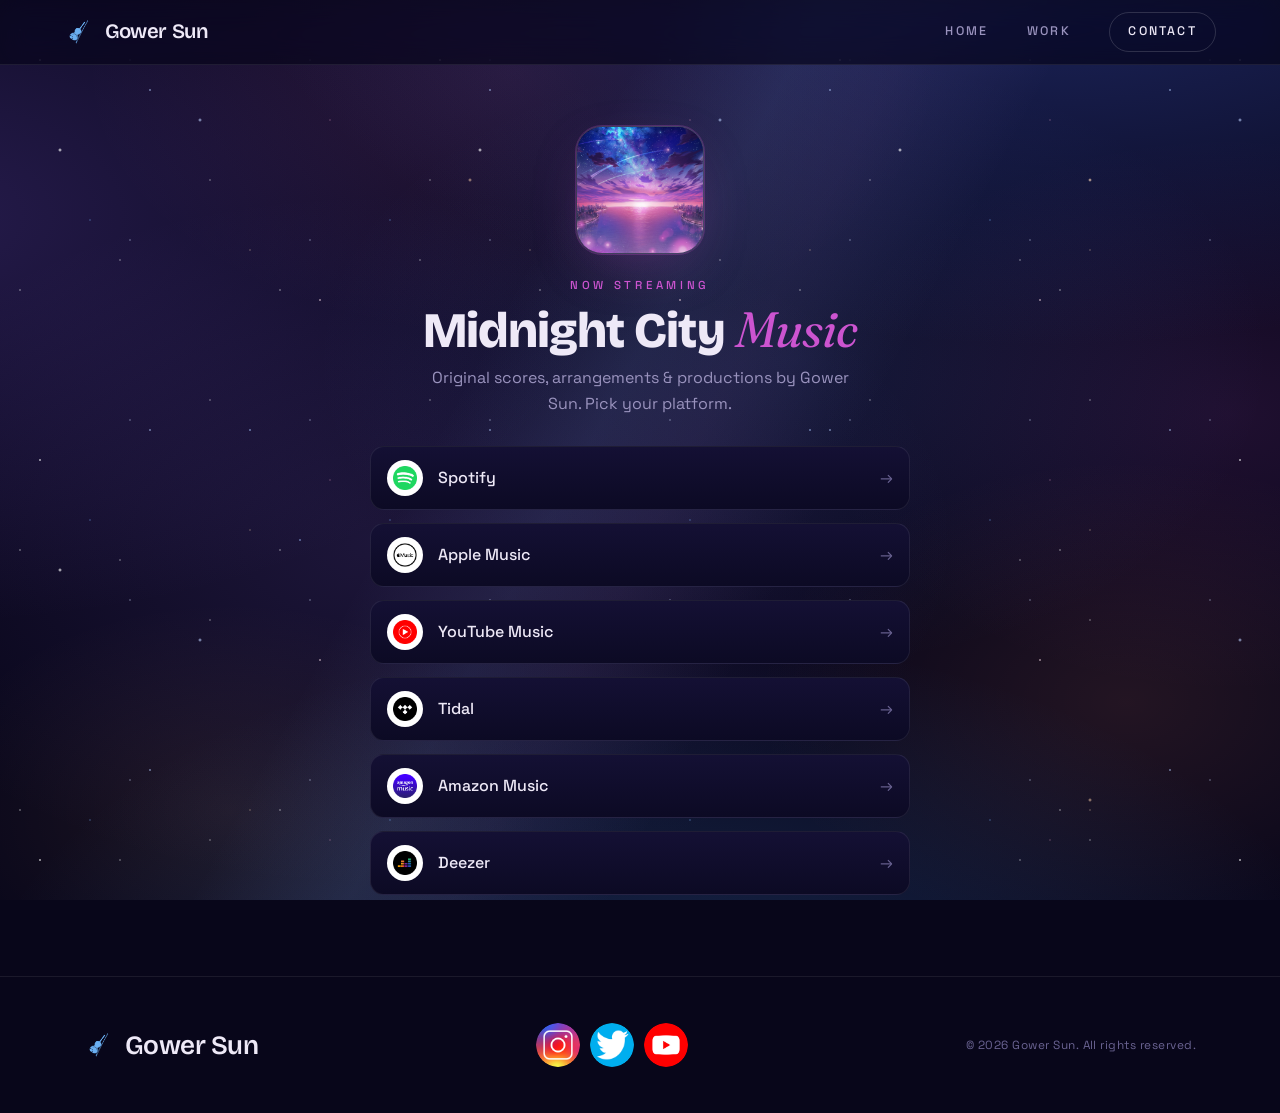
<file: stream.html>
<!DOCTYPE html>
<html lang="en">
<head>
  <meta charset="UTF-8" />
  <meta name="viewport" content="width=device-width, initial-scale=1.0" />
  <meta name="robots" content="noindex" />
  <title>Stream — Midnight City Music · Gower Sun</title>
  <meta name="description" content="Stream Midnight City Music by Gower Sun on Spotify, Apple Music, YouTube Music, Tidal, Amazon Music and Deezer." />
  <link rel="icon" href="assets/favicon.svg" type="image/svg+xml" />
  <link rel="preconnect" href="https://fonts.googleapis.com" />
  <link rel="preconnect" href="https://fonts.gstatic.com" crossorigin />
  <link href="https://fonts.googleapis.com/css2?family=Bricolage+Grotesque:opsz,wght@12..96,600..800&family=Fraunces:ital,opsz,wght@1,9..144,400&family=Space+Grotesk:wght@400;500;600&display=swap" rel="stylesheet" />
  <link rel="stylesheet" href="assets/css/style.css" />
</head>
<body>
  <header class="nav is-scrolled" id="nav">
    <a class="nav__brand" href="index.html" aria-label="Gower Sun — home">
      <img class="nav__mark" src="assets/favicon.svg" alt="" aria-hidden="true" />
      <span>Gower Sun</span>
    </a>
    <nav class="nav__links" aria-label="Primary">
      <a class="nav__link" href="index.html">Home</a>
      <a class="nav__link" href="index.html#work">Work</a>
      <a class="nav__link nav__link--cta" href="index.html#contact">Contact</a>
    </nav>
  </header>

  <main class="subpage">
    <div class="wrap">
      <div class="hub">
        <img class="hub__art" src="assets/img/mcm/keyart.jpg" alt="Midnight City Music" />
        <span class="eyebrow hub__eyebrow">Now streaming</span>
        <h1 class="hub__title">Midnight City <em>Music</em></h1>
        <p class="hub__tagline">Original scores, arrangements &amp; productions by Gower Sun. Pick your platform.</p>

        <div class="hub__list">
          <a class="linkbtn" href="https://open.spotify.com/artist/7m8WHbipF4Y3BpIiMeiUiY" target="_blank" rel="noopener">
            <span class="icon-chip"><img src="assets/img/mcm/spotify.png" alt="" /></span>
            <span class="linkbtn__text"><span class="linkbtn__label">Spotify</span></span>
            <span class="linkbtn__arrow" aria-hidden="true">&rarr;</span>
          </a>
          <a class="linkbtn" href="https://music.apple.com/artist/midnight-city-music/1606535807" target="_blank" rel="noopener">
            <span class="icon-chip"><img src="assets/img/mcm/apple-music-black.png" alt="" /></span>
            <span class="linkbtn__text"><span class="linkbtn__label">Apple Music</span></span>
            <span class="linkbtn__arrow" aria-hidden="true">&rarr;</span>
          </a>
          <a class="linkbtn" href="https://music.youtube.com/channel/UCaTIL37a2ff7Pj2XrF3CdkQ" target="_blank" rel="noopener">
            <span class="icon-chip"><img src="assets/img/mcm/youtube-music.png" alt="" /></span>
            <span class="linkbtn__text"><span class="linkbtn__label">YouTube Music</span></span>
            <span class="linkbtn__arrow" aria-hidden="true">&rarr;</span>
          </a>
          <a class="linkbtn" href="https://listen.tidal.com/artist/30380402" target="_blank" rel="noopener">
            <span class="icon-chip"><img src="assets/img/mcm/tidal.png" alt="" /></span>
            <span class="linkbtn__text"><span class="linkbtn__label">Tidal</span></span>
            <span class="linkbtn__arrow" aria-hidden="true">&rarr;</span>
          </a>
          <a class="linkbtn" href="https://music.amazon.ca/artists/B09R78QPCX/midnight-city-music" target="_blank" rel="noopener">
            <span class="icon-chip"><img src="assets/img/mcm/amazon-music.png" alt="" /></span>
            <span class="linkbtn__text"><span class="linkbtn__label">Amazon Music</span></span>
            <span class="linkbtn__arrow" aria-hidden="true">&rarr;</span>
          </a>
          <a class="linkbtn" href="https://www.deezer.com/en/artist/158646762" target="_blank" rel="noopener">
            <span class="icon-chip"><img src="assets/img/mcm/deezer.png" alt="" /></span>
            <span class="linkbtn__text"><span class="linkbtn__label">Deezer</span></span>
            <span class="linkbtn__arrow" aria-hidden="true">&rarr;</span>
          </a>
        </div>
      </div>
    </div>
  </main>

  <footer class="footer">
    <div class="wrap footer__grid">
      <div class="footer__brand"><img class="nav__mark" src="assets/favicon.svg" alt="" aria-hidden="true" />Gower Sun</div>
      <div class="socials" aria-label="Profiles">
        <a class="social social--icon" href="https://instagram.com/gower_music" target="_blank" rel="noopener" aria-label="Instagram"><img src="assets/img/social/instagram.png" alt="Instagram" /></a>
        <a class="social social--icon" href="https://twitter.com/gowersun" target="_blank" rel="noopener" aria-label="Twitter"><img src="assets/img/social/twitter.png" alt="Twitter" /></a>
        <a class="social social--icon social--yt" href="https://www.youtube.com/@gowersun/" target="_blank" rel="noopener" aria-label="YouTube"><img src="assets/img/social/youtube.png" alt="YouTube" /></a>
      </div>
      <div class="footer__legal">&copy; <span id="year"></span> Gower Sun. All rights reserved.</div>
    </div>
  </footer>
  <script>document.getElementById("year").textContent = new Date().getFullYear();</script>
</body>
</html>
</file>
<file: assets/css/style.css>
/* ============================================================
   GOWER SUN — Composer · Producer · Violinist
   Design system: near-black "ink" + electric cyan signal.
   Signature: a living bowed-string waveform threading the page.
   ============================================================ */

:root {
  /* Cinematic galaxy — deep space indigo with nebula pink/blue */
  --ink:      #08061A;   /* deep space */
  --ink-2:    #0C0A24;
  --panel:    #141034;   /* indigo panel */
  --panel-2:  #1C1547;
  --cyan:     #CC54D0;   /* nebula orchid — primary (var name kept for legacy refs) */
  --cyan-dim: #8E3AA0;
  --electric: #6AAFF2;   /* sky/periwinkle blue — secondary */
  --amber:    #EBA4D2;   /* soft nebula pink highlight */
  --indigo:   #4A42AE;   /* deep indigo */
  --indigo-lt:#6E66DE;   /* lighter indigo — same hue, brighter */
  --bone:     #EEE9F7;   /* soft lavender-white */
  --slate:    #9A93BE;
  --slate-2:  #6B6493;
  --line:     rgba(255,255,255,0.08);
  --line-2:   rgba(255,255,255,0.15);

  --shadow-glow: 0 0 0 1px rgba(204,84,208,0.25), 0 18px 60px -20px rgba(204,84,208,0.35);

  --font-display: "Bricolage Grotesque", "Space Grotesk", system-ui, sans-serif;
  --font-serif:   "Fraunces", Georgia, serif;
  --font-body:    "Space Grotesk", system-ui, -apple-system, sans-serif;

  --wrap: 1240px;
  --gutter: clamp(20px, 5vw, 72px);

  --ease-out: cubic-bezier(.16, 1, .3, 1);
}

* { box-sizing: border-box; }

html { scroll-behavior: smooth; -webkit-text-size-adjust: 100%; }
@media (prefers-reduced-motion: reduce) {
  html { scroll-behavior: auto; }
}

body {
  margin: 0;
  background-color: var(--ink);
  /* deep-space galaxy: dense multi-colour starfield + a milky-way haze band +
     blue-heavy nebula clouds with warm accents scattered through */
  background-image:
    /* --- stars (on top) --- */
    radial-gradient(1px 1px at 20px 30px, rgba(255,255,255,0.90), transparent),
    radial-gradient(1.5px 1.5px at 150px 90px, rgba(180,205,255,0.80), transparent),
    radial-gradient(1px 1px at 210px 180px, rgba(255,255,255,0.75), transparent),
    radial-gradient(1px 1px at 90px 220px, rgba(120,175,245,0.75), transparent),
    radial-gradient(1px 1px at 130px 60px, rgba(210,222,255,0.80), transparent),
    radial-gradient(2px 2px at 60px 150px, rgba(255,255,255,0.95), transparent),
    radial-gradient(1px 1px at 250px 250px, rgba(255,220,180,0.62), transparent),
    radial-gradient(1.5px 1.5px at 300px 40px, rgba(160,190,255,0.78), transparent),
    radial-gradient(1px 1px at 45px 200px, rgba(200,215,255,0.60), transparent),
    radial-gradient(1px 1px at 330px 120px, rgba(255,175,210,0.52), transparent),
    /* --- milky-way haze band (diagonal) --- */
    linear-gradient(118deg, transparent 38%, rgba(150,175,255,0.10) 47%, rgba(190,160,255,0.08) 53%, transparent 62%),
    /* --- nebula clouds (behind) --- */
    radial-gradient(110% 80% at 82% -8%, rgba(64,92,210,0.40), transparent 58%),
    radial-gradient(95% 78% at -6% 24%, rgba(120,86,214,0.26), transparent 58%),
    radial-gradient(95% 82% at 52% 118%, rgba(74,150,240,0.26), transparent 58%),
    radial-gradient(72% 62% at 30% 60%, rgba(140,104,224,0.16), transparent 62%),
    radial-gradient(60% 55% at 62% 40%, rgba(90,130,235,0.15), transparent 62%),
    radial-gradient(45% 42% at 88% 78%, rgba(255,140,105,0.11), transparent 64%),
    radial-gradient(38% 36% at 18% 90%, rgba(255,185,120,0.09), transparent 64%),
    radial-gradient(52% 46% at 40% 8%, rgba(240,110,190,0.12), transparent 64%),
    radial-gradient(50% 48% at 96% 46%, rgba(204,84,208,0.12), transparent 64%);
  background-repeat:
    repeat, repeat, repeat, repeat, repeat, repeat, repeat, repeat, repeat, repeat,
    no-repeat,
    no-repeat, no-repeat, no-repeat, no-repeat, no-repeat, no-repeat, no-repeat, no-repeat, no-repeat;
  background-size:
    260px 260px, 340px 340px, 220px 220px, 300px 300px, 180px 180px, 420px 420px, 280px 280px, 500px 500px, 150px 150px, 360px 360px,
    auto,
    auto, auto, auto, auto, auto, auto, auto, auto, auto;
  background-attachment:
    fixed, fixed, fixed, fixed, fixed, fixed, fixed, fixed, fixed, fixed,
    fixed,
    fixed, fixed, fixed, fixed, fixed, fixed, fixed, fixed, fixed;
  color: var(--bone);
  font-family: var(--font-body);
  font-size: 16px;
  line-height: 1.6;
  -webkit-font-smoothing: antialiased;
  text-rendering: optimizeLegibility;
  overflow-x: hidden;
}

/* a second, brighter starfield that gently twinkles (opacity = GPU-composited) */
body::before {
  content: ""; position: fixed; inset: 0; z-index: -1; pointer-events: none;
  background-image:
    radial-gradient(1.5px 1.5px at 40px 60px, rgba(255,255,255,0.95), transparent),
    radial-gradient(2px 2px at 200px 120px, rgba(190,210,255,0.88), transparent),
    radial-gradient(1.5px 1.5px at 320px 300px, rgba(255,225,235,0.82), transparent),
    radial-gradient(1px 1px at 120px 260px, rgba(255,255,255,0.82), transparent),
    radial-gradient(2px 2px at 470px 180px, rgba(255,210,170,0.75), transparent),
    radial-gradient(1.5px 1.5px at 250px 430px, rgba(170,200,255,0.82), transparent);
  background-size: 400px 400px, 520px 520px, 360px 360px, 300px 300px, 620px 620px, 560px 560px;
  background-repeat: repeat;
  animation: twinkle 5.5s ease-in-out infinite alternate;
}
@keyframes twinkle { from { opacity: .4; } to { opacity: .95; } }

img { max-width: 100%; display: block; }
a { color: inherit; text-decoration: none; }

::selection { background: var(--cyan); color: var(--ink); }

/* ---- Utility ---- */
.wrap { max-width: var(--wrap); margin-inline: auto; padding-inline: var(--gutter); }

.eyebrow {
  font-family: var(--font-body);
  font-size: 0.72rem;
  font-weight: 500;
  letter-spacing: 0.32em;
  text-transform: uppercase;
  color: var(--cyan);
}
.eyebrow--slate { color: var(--slate); }

.serif-accent {
  font-family: var(--font-serif);
  font-style: italic;
  font-weight: 400;
}

/* skip link */
.skip {
  position: absolute; left: -999px; top: 0; z-index: 200;
  background: var(--cyan); color: var(--ink); padding: 10px 16px; border-radius: 0 0 8px 0;
  font-weight: 600;
}
.skip:focus { left: 0; }

/* focus visibility */
:focus-visible {
  outline: 2px solid var(--cyan);
  outline-offset: 3px;
  border-radius: 2px;
}

/* ============================================================
   NAV
   ============================================================ */
.nav {
  position: fixed; inset: 0 0 auto 0; z-index: 100;
  display: flex; align-items: center; justify-content: space-between;
  padding: 18px var(--gutter);
  transition: background .4s var(--ease-out), border-color .4s var(--ease-out), padding .4s var(--ease-out);
  border-bottom: 1px solid transparent;
}
.nav.is-scrolled {
  background: rgba(8,6,26,0.72);
  backdrop-filter: blur(14px) saturate(1.4);
  -webkit-backdrop-filter: blur(14px) saturate(1.4);
  border-bottom-color: var(--line);
  padding-block: 12px;
}
.nav__brand {
  display: inline-flex; align-items: center; gap: 11px;
  font-family: var(--font-display);
  font-weight: 600; letter-spacing: -0.02em; font-size: 1.28rem;
}
/* violin favicon (self-contained SVG, already tinted #6AAFF2) */
.nav__mark {
  width: 30px; height: 30px; flex: 0 0 auto;
  object-fit: contain;
}
.nav__links { display: flex; align-items: center; gap: clamp(16px, 3vw, 40px); }
.nav__link {
  position: relative;
  font-size: 0.78rem; letter-spacing: 0.18em; text-transform: uppercase;
  color: var(--slate); font-weight: 500;
  transition: color .25s;
}
.nav__link::after {
  content: ""; position: absolute; left: 0; bottom: -6px; height: 1px; width: 0;
  background: var(--cyan); transition: width .3s var(--ease-out);
}
.nav__link:hover, .nav__link:focus-visible { color: var(--bone); }
.nav__link:hover::after, .nav__link:focus-visible::after { width: 100%; }
.nav__link--cta {
  color: var(--bone);
  border: 1px solid var(--line-2);
  padding: 9px 18px; border-radius: 999px;
}
.nav__link--cta::after { display: none; }
.nav__link--cta:hover {
  border-color: var(--cyan);
  box-shadow: var(--shadow-glow);
  color: var(--cyan);
}

/* ============================================================
   HERO
   ============================================================ */
.hero {
  position: relative;
  min-height: 100svh;
  display: flex; align-items: flex-end;
  padding-bottom: clamp(48px, 9vh, 120px);
  overflow: hidden;
  isolation: isolate;
}

/* studio backdrop */
.hero__bg {
  position: absolute; inset: 0; z-index: -3;
  will-change: transform;
}
.hero__bg img {
  /* over-the-shoulder studio shot — subject sits on the right, studio fills
     the left/centre behind the text (darkened by the vignette) */
  width: 100%; max-width: none; height: 100%; object-fit: cover;
  object-position: center 50%;
  filter: saturate(0.92) contrast(1.06) brightness(0.66);
}

/* darkening scrims so text always reads (accessibility) */
.hero::before {
  content: ""; position: absolute; inset: 0; z-index: -2;
  background:
    /* left shade for the text — near-opaque on the far left so nothing shows
       through behind the words, fading out before the face on the right */
    linear-gradient(90deg, rgba(8,6,26,0.99) 0%, rgba(8,6,26,0.95) 30%, rgba(8,6,26,0.55) 48%, transparent 66%),
    /* gentle bottom grounding */
    linear-gradient(180deg, transparent 42%, rgba(8,6,26,0.32) 78%, rgba(8,6,26,0.9) 100%),
    /* soft vignette darkening the edges/corners, brightest over the face */
    radial-gradient(120% 125% at 68% 38%, transparent 40%, rgba(8,6,26,0.62) 100%);
}
.hero::after { /* warm neon atmosphere: magenta + violet + a lick of amber */
  content: ""; position: absolute; z-index: -2; inset: auto -10% -34% -10%; height: 70%;
  background:
    radial-gradient(55% 100% at 22% 100%, rgba(204,84,208,0.26), transparent 68%),
    radial-gradient(50% 90% at 78% 100%, rgba(106,175,242,0.22), transparent 70%),
    radial-gradient(40% 70% at 50% 100%, rgba(235,164,210,0.12), transparent 72%);
  pointer-events: none;
}

.hero__inner {
  position: relative; width: 100%;
  /* shift the text block ~10% of the page width to the left, but never past the
     left gutter on smaller screens (clamps to the available space) */
  transform: translateX(calc(-1 * min(10vw, max(0px, (100vw - var(--wrap)) / 2))));
}

.hero__eyebrow {
  display: flex; align-items: center; gap: 14px;
  margin-bottom: clamp(18px, 3vw, 28px);
}
.hero__eyebrow .serif-accent { color: var(--bone); font-size: 1.05rem; }
.hero__eyebrow .dot { width: 5px; height: 5px; border-radius: 50%; background: var(--cyan); }
/* one consistent typeface for the whole role line, a few points larger */
.hero__roles {
  font-family: var(--font-serif); font-style: italic; font-weight: 400;
  color: var(--bone); font-size: 1.35rem; line-height: 1.2; letter-spacing: 0.005em;
}
.hero__roles .dotsep {
  color: var(--cyan); font-style: normal; margin: 0 0.45em;
  vertical-align: middle; /* sits at mid-height between words */
}

.hero__title {
  font-family: var(--font-display);
  font-weight: 800;
  letter-spacing: -0.035em;
  line-height: 0.86;
  font-size: clamp(4rem, 17vw, 15rem);
  margin: 0;
  text-transform: uppercase;
}
.hero__title .line { display: block; overflow: hidden; }
.hero__title .line > span { display: block; }
.hero__title .accent { color: var(--indigo-lt); } /* lighter indigo */

.hero__meta {
  margin-top: clamp(22px, 4vw, 38px);
  display: flex; flex-wrap: wrap; align-items: center; gap: 18px 28px;
  max-width: 620px;
}
.hero__lede {
  color: var(--slate); font-size: clamp(0.95rem, 1.4vw, 1.1rem);
  max-width: none;
}
.hero__quote { display: block; white-space: nowrap; }
.hero__cite { display: block; margin-top: 7px; color: var(--slate-2); font-size: 0.92em; }
@media (max-width: 640px) { .hero__quote { white-space: normal; } }

/* the living string canvas */
.string-field {
  position: absolute; left: 0; right: 0; z-index: -1;
  height: 220px; pointer-events: none;
}
.string-field--hero { bottom: 22%; }

/* scroll cue */
.scroll-cue {
  position: absolute; left: var(--gutter); bottom: 26px; z-index: 2;
  display: flex; align-items: center; gap: 12px;
  color: var(--slate); font-size: 0.7rem; letter-spacing: 0.24em; text-transform: uppercase;
}
.scroll-cue__rail { width: 1px; height: 42px; background: var(--line-2); position: relative; overflow: hidden; }
.scroll-cue__rail::after {
  content: ""; position: absolute; top: -50%; left: 0; width: 100%; height: 50%;
  background: var(--cyan); animation: cueDrop 2.2s var(--ease-out) infinite;
}
@keyframes cueDrop { 0% { transform: translateY(-100%); } 60%,100% { transform: translateY(300%); } }

/* ============================================================
   SECTION SCAFFOLD
   ============================================================ */
.section { position: relative; padding-block: clamp(80px, 12vh, 160px); }
.section--tight { padding-block: clamp(60px, 8vh, 110px); }

.section-head {
  display: grid; grid-template-columns: 1fr; gap: 16px;
  margin-bottom: clamp(40px, 6vw, 72px);
  max-width: 900px;
}
.section-head__title {
  font-family: var(--font-display);
  font-weight: 700; letter-spacing: -0.02em; line-height: 1;
  font-size: clamp(2.4rem, 6vw, 5rem);
  margin: 0;
}
.section-head__title em { font-family: var(--font-serif); font-style: italic; font-weight: 400; color: var(--cyan); }
.section-head__sub { color: var(--slate); max-width: 520px; }
.section-index {
  font-family: var(--font-body); font-size: 0.72rem; letter-spacing: 0.3em;
  color: var(--slate-2); text-transform: uppercase;
}

/* clear straight divider between sections */
.section-rule {
  border: none; height: 1px; margin: 0;
  background: linear-gradient(90deg, transparent, var(--line-2) 12%, var(--cyan-dim) 50%, var(--line-2) 88%, transparent);
  opacity: 0.75;
}

/* string divider between sections */
.divider-string { display: block; width: 100%; height: 60px; overflow: visible; }
.divider-string path { fill: none; stroke: var(--cyan-dim); stroke-width: 1.5; }

/* ============================================================
   WORK / SELECTED RELEASES
   ============================================================ */
.work-grid {
  display: grid;
  grid-template-columns: repeat(5, 1fr); /* 5 cols × 3 rows = 15 covers */
  gap: 14px;
}
.release { border-radius: 8px; }
.release {
  position: relative; display: block; aspect-ratio: 1; overflow: hidden;
  background: var(--panel); border: 1px solid var(--line); border-radius: 12px;
  transition: transform .4s var(--ease-out), border-color .4s, box-shadow .4s;
  will-change: transform;
}
.release:hover, .release:focus-visible {
  transform: translateY(-6px);
  border-color: rgba(204,84,208,0.4);
  box-shadow: 0 24px 60px -30px rgba(204,84,208,0.5);
}
.release img { width: 100%; height: 100%; object-fit: cover; transition: transform .6s var(--ease-out), filter .6s; filter: saturate(0.95); }
.release:hover img, .release:focus-visible img { transform: scale(1.06); filter: saturate(1.12); }
.release::after {
  content: ""; position: absolute; inset: 0;
  background: linear-gradient(180deg, transparent 55%, rgba(8,6,26,0.55));
  opacity: 0; transition: opacity .4s;
}
.release:hover::after, .release:focus-visible::after { opacity: 1; }
.release__play { display: none; } /* no play button on hover */

/* ============================================================
   ABOUT
   ============================================================ */
/* body column ~25% narrower so the bio takes a bit more vertical space */
.about { display: grid; grid-template-columns: 1fr 0.78fr; gap: clamp(32px, 6vw, 80px); align-items: center; }
.about__portrait {
  position: relative; border-radius: 14px; overflow: hidden;
  aspect-ratio: 4 / 5; background: var(--panel);
  border: 1px solid var(--line);
}
.about__portrait img {
  width: 100%; height: 100%; object-fit: cover; object-position: center 32%;
  /* subtle cool colour-correction, keeps skin tones readable */
  filter: saturate(0.9) contrast(1.05) brightness(0.98);
}
.about__portrait::after { /* gentle grade: cyan lift up top, darken toward the base */
  content: ""; position: absolute; inset: 0;
  background:
    radial-gradient(80% 55% at 70% 0%, rgba(204,84,208,0.16), transparent 70%),
    linear-gradient(180deg, transparent 55%, rgba(8,6,26,0.45));
}
.about__portrait::before {
  content: ""; position: absolute; inset: 0; z-index: 2; pointer-events: none;
  box-shadow: inset 0 0 70px -18px rgba(8,6,26,0.85);
}
.about__body p { color: #D8CCDA; margin: 0 0 1.1em; font-size: 1.02rem; line-height: 1.7; }
.about__pull {
  font-family: var(--font-serif); font-style: italic; font-weight: 400;
  font-size: clamp(1.3rem, 2.4vw, 2rem); line-height: 1.3; color: var(--bone);
  border-left: 2px solid var(--cyan); padding-left: 22px; margin: 28px 0;
}
.clients { margin-top: 30px; }
.clients p { margin: 10px 0 0; color: #D8CCDA; font-size: 0.98rem; letter-spacing: 0.01em; }
.credits { margin-top: 30px; display: grid; grid-template-columns: repeat(3, 1fr); gap: 20px; border-top: 1px solid var(--line); padding-top: 26px; }
.credit__k { font-family: var(--font-display); font-weight: 700; font-size: clamp(1.4rem, 3vw, 2.2rem); color: var(--cyan); }
.credit__v { font-size: 0.72rem; letter-spacing: 0.16em; text-transform: uppercase; color: var(--slate); margin-top: 4px; }

/* ============================================================
   THE PLAYER — looping video section
   ============================================================ */
.player {
  position: relative; overflow: hidden; isolation: isolate;
  padding-block: clamp(64px, 10.5vh, 120px); /* ~15% taller */
  /* tall cinematic band, content vertically centred */
  display: grid; align-content: center;
  min-height: clamp(460px, 66vh, 660px);
}
.player__wrap { width: 100%; }
.player__video {
  position: absolute; inset: 0; z-index: -2;
  width: 100%; height: 100%; object-fit: cover;
  filter: saturate(1.05) contrast(1.03);
}
.player__scrim {
  position: absolute; inset: 0; z-index: -1;
  /* darker toward the right so the text (now on the right two-thirds) stays legible */
  background:
    /* fade ALL four edges into the page colour so the video has no hard border */
    linear-gradient(180deg, var(--ink) 0%, transparent 24%),
    linear-gradient(0deg,   var(--ink) 0%, transparent 26%),
    linear-gradient(90deg,  var(--ink) 0%, transparent 18%),
    linear-gradient(270deg, var(--ink) 0%, transparent 16%),
    /* keep the right two-thirds darker so the text stays legible */
    linear-gradient(90deg, rgba(8,6,26,0.12) 0%, rgba(8,6,26,0.35) 30%, rgba(8,6,26,0.82) 62%, rgba(8,6,26,0.95) 100%),
    radial-gradient(70% 120% at 92% 40%, rgba(204,84,208,0.18), transparent 60%);
}
.player__inner { position: relative; max-width: 420px; margin-left: auto; } /* right third */
/* dark translucent card around the body text only (not the title) */
.player__body {
  background: rgba(8,6,26,0.55);
  -webkit-backdrop-filter: blur(7px); backdrop-filter: blur(7px);
  border: 1px solid var(--line);
  border-radius: 14px;
  padding: clamp(18px, 2.1vw, 26px);
  box-shadow: 0 34px 80px -34px rgba(0,0,0,0.85);
}
.player__body p { color: #EADFEC; margin: 0 0 1.1em; font-size: 1.02rem; line-height: 1.7; }
.player__body p:last-child { margin-bottom: 0; }
.player__body p:first-of-type { color: var(--bone); }
.player__body .about__pull { color: var(--bone); }
.player__body .credit__v { color: #C7B7CE; }

/* ============================================================
   PARTNERS / CLIENTS
   ============================================================ */
.section-head--center { margin-inline: auto; text-align: center; align-items: center; justify-items: center; }
/* smaller heading for the partners wall */
#partners .section-head__title { font-size: clamp(1.9rem, 4vw, 3.2rem); }
/* three tidy rows (3 · 4 · 3), logos close together */
.logo-wall {
  display: flex; flex-direction: column; align-items: center;
  gap: clamp(18px, 2.4vw, 32px);
  max-width: 760px; margin: 0 auto;
}
.logo-row {
  display: flex; flex-wrap: wrap; justify-content: center; align-items: center;
  gap: clamp(22px, 3vw, 40px);
}
.logo-wall__logo {
  height: clamp(46px, 6.4vw, 72px); width: auto;
  max-width: clamp(180px, 24vw, 280px); object-fit: contain;
  filter: brightness(0) invert(1);
  opacity: 0.72;
  transition: opacity .3s, transform .3s var(--ease-out);
}
.logo-wall__logo:hover { opacity: 1; transform: translateY(-3px); }
/* EON a little larger */
.logo-wall__logo--eon {
  height: clamp(74px, 10.4vw, 118px);
  max-width: clamp(240px, 32vw, 380px);
}
/* VMO 1.5× larger than EON */
.logo-wall__logo--vmo {
  height: clamp(111px, 15.6vw, 177px);
  max-width: clamp(320px, 44vw, 520px);
}
/* miHoYo + apm read small, matched to the wordmark logos */
.logo-wall__logo--mihoyo { height: clamp(30px, 4.2vw, 46px); }
.logo-wall__logo--apm    { height: clamp(38px, 5.2vw, 58px); }

/* ============================================================
   CTA / FOOTER
   ============================================================ */
.cta {
  text-align: center; padding-block: clamp(90px, 16vh, 200px);
  position: relative; overflow: hidden;
}
.cta__title {
  font-family: var(--font-display); font-weight: 800; letter-spacing: -0.03em;
  font-size: clamp(2.6rem, 9vw, 8rem); line-height: 0.9; margin: 0 0 8px;
}
.cta__title em { font-family: var(--font-serif); font-style: italic; font-weight: 400; color: var(--cyan); }
.cta__lead { color: var(--slate); max-width: 440px; margin: 18px auto 40px; }

.btn {
  display: inline-flex; align-items: center; gap: 12px;
  font-family: var(--font-body); font-weight: 500; font-size: 0.9rem;
  letter-spacing: 0.06em;
  padding: 16px 30px; border-radius: 999px;
  background: var(--cyan); color: var(--ink);
  transition: transform .3s var(--ease-out), box-shadow .3s, background .3s;
}
.btn:hover, .btn:focus-visible { transform: translateY(-3px); box-shadow: 0 20px 50px -18px rgba(204,84,208,0.7); }
.btn--ghost { background: transparent; color: var(--bone); border: 1px solid var(--line-2); }
.btn--ghost:hover { border-color: var(--cyan); color: var(--cyan); box-shadow: none; }
.btn svg { transition: transform .3s var(--ease-out); }
.btn:hover svg { transform: translateX(4px); }

.footer {
  border-top: 1px solid var(--line);
  padding-block: 46px;
}
.footer__grid { display: flex; flex-wrap: wrap; gap: 24px; align-items: center; justify-content: space-between; }
.footer__brand { display: inline-flex; align-items: center; gap: 11px; font-family: var(--font-display); font-weight: 600; letter-spacing: -0.02em; font-size: 1.65rem; }
.socials { display: flex; gap: 10px; flex-wrap: wrap; }
.social {
  display: inline-flex; align-items: center; gap: 8px;
  font-size: 0.74rem; letter-spacing: 0.12em; text-transform: uppercase; color: var(--slate);
  border: 1px solid var(--line); padding: 9px 16px; border-radius: 999px;
  transition: .25s;
}
.social:hover, .social:focus-visible { color: var(--cyan); border-color: rgba(204,84,208,0.4); }
.footer__legal { color: var(--slate-2); font-size: 0.74rem; letter-spacing: 0.04em; }

/* ============================================================
   CONTACT PAGE
   ============================================================ */
.contact-main { min-height: 100svh; display: flex; align-items: center; padding-top: 90px; }
.contact-grid { display: grid; grid-template-columns: 1.1fr 0.9fr; gap: clamp(40px, 7vw, 90px); align-items: center; width: 100%; }
.contact-lead__title {
  font-family: var(--font-display); font-weight: 800; letter-spacing: -0.03em;
  font-size: clamp(3rem, 8vw, 6.5rem); line-height: 0.9; margin: 18px 0 24px;
}
.contact-lead__title em { font-family: var(--font-serif); font-style: italic; font-weight: 400; color: var(--cyan); }
.contact-lead p { color: var(--slate); max-width: 420px; }

/* email box sits on the right, beside the "Let's talk music" text
   (contact form removed — static site has no backend) */
.contact-email .gate { margin: 0; }

.gate {
  background: linear-gradient(180deg, var(--panel), var(--ink-2));
  border: 1px solid var(--line); border-radius: 16px;
  padding: clamp(24px, 4vw, 40px);
  box-shadow: 0 40px 80px -40px rgba(0,0,0,0.8);
}
.gate__label { font-size: 0.72rem; letter-spacing: 0.22em; text-transform: uppercase; color: var(--slate); }
.gate__q {
  font-family: var(--font-display); font-weight: 700; font-size: 1.5rem; margin: 14px 0 20px;
  display: flex; align-items: center; gap: 12px;
}
.gate__q .op { color: var(--cyan); }
.gate__input {
  width: 100%; background: var(--ink); border: 1px solid var(--line-2); border-radius: 10px;
  color: var(--bone); font-family: var(--font-body); font-size: 1.05rem; padding: 14px 16px;
  transition: border-color .25s, box-shadow .25s;
}
.gate__input:focus { outline: none; border-color: var(--cyan); box-shadow: 0 0 0 3px rgba(204,84,208,0.18); }
.gate__row { display: flex; gap: 12px; margin-top: 14px; }
.gate__btn {
  flex: 0 0 auto; border: none; cursor: pointer;
  font-family: var(--font-body); font-weight: 500; font-size: 0.95rem;
  padding: 14px 24px; border-radius: 10px; background: var(--cyan); color: var(--ink);
  transition: transform .2s, box-shadow .25s, opacity .2s;
}
.gate__btn:hover { transform: translateY(-2px); box-shadow: 0 14px 34px -14px rgba(204,84,208,0.7); }
.gate__hint { margin-top: 14px; font-size: 0.8rem; color: var(--slate-2); min-height: 1.2em; }
.gate__hint.is-error { color: #FF6B6B; }

.reveal-card { display: none; }
.reveal-card.is-open { display: block; animation: fadeUp .6s var(--ease-out); }
@keyframes fadeUp { from { opacity: 0; transform: translateY(10px); } to { opacity: 1; transform: none; } }
.reveal-card__email {
  display: flex; align-items: center; justify-content: space-between; gap: 16px;
  background: var(--ink); border: 1px solid rgba(204,84,208,0.35); border-radius: 12px;
  padding: 18px 20px; margin-top: 6px;
}
.reveal-card__addr { font-family: var(--font-body); font-size: clamp(0.95rem, 2.2vw, 1.2rem); color: var(--cyan); word-break: break-all; }
.copy-btn {
  border: 1px solid var(--line-2); background: transparent; color: var(--bone);
  border-radius: 8px; padding: 9px 14px; cursor: pointer; font-family: var(--font-body); font-size: 0.8rem;
  transition: .2s; white-space: nowrap;
}
.copy-btn:hover { border-color: var(--cyan); color: var(--cyan); }

/* social icon buttons — just the round logo, no wrapping circle */
.social--icon {
  padding: 0; width: 44px; height: 44px; border-radius: 50%;
  display: inline-grid; place-items: center;
  background: none; border: none;
}
.social--icon img { width: 100%; height: 100%; border-radius: 50%; object-fit: contain; }
.social--icon:hover, .social--icon:focus-visible {
  transform: translateY(-2px);
}
/* all three social glyphs fill their frames equally — no per-icon scaling needed */
/* centre the social row (e.g. under the contact captcha) */
.socials--center { justify-content: center; }

/* compact email-reveal gate (in contact lead) */
.gate__q {
  font-family: var(--font-display); font-weight: 700; font-size: 1.05rem;
  display: inline-flex; align-items: center; gap: 6px; margin: 0; color: var(--bone); white-space: nowrap;
}

/* contact form */
.cform-wrap {
  background: linear-gradient(180deg, var(--panel), var(--ink-2));
  border: 1px solid var(--line); border-radius: 16px;
  padding: clamp(22px, 3.5vw, 36px);
  box-shadow: 0 40px 80px -50px rgba(0,0,0,0.8);
}
.cform__row { display: grid; grid-template-columns: 1fr 1fr; gap: 16px; }
.cfield { display: flex; flex-direction: column; gap: 7px; margin-bottom: 16px; }
.cfield label { font-size: 0.72rem; letter-spacing: 0.18em; text-transform: uppercase; color: var(--slate); }
.cfield input, .cfield textarea {
  width: 100%; background: var(--ink); border: 1px solid var(--line-2); border-radius: 10px;
  color: var(--bone); font-family: var(--font-body); font-size: 1rem; padding: 13px 15px;
  transition: border-color .25s, box-shadow .25s; resize: vertical;
}
.cfield input:focus, .cfield textarea:focus {
  outline: none; border-color: var(--cyan); box-shadow: 0 0 0 3px rgba(204,84,208,0.18);
}
.cform__submit { margin-top: 4px; border: none; cursor: pointer; }
.cform__note { margin-top: 14px; font-size: 0.85rem; color: var(--slate); min-height: 1.2em; }
.cform__note.is-error { color: #FF8080; }
.cform__note.is-ok { color: var(--electric); }

/* ============================================================
   REVEAL ANIMATION STATES (JS toggles) + reduced motion
   ============================================================ */
[data-reveal] { opacity: 0; transform: translateY(24px); }
.no-anim [data-reveal] { opacity: 1; transform: none; }

@media (prefers-reduced-motion: reduce) {
  [data-reveal] { opacity: 1 !important; transform: none !important; }
  .scroll-cue__rail::after { animation: none; }
  .release__art img, .release { transition: none; }
  body::before { animation: none; opacity: .7; }
}

/* ============================================================
   RESPONSIVE
   ============================================================ */
@media (max-width: 900px) {
  .collage { grid-template-columns: repeat(4, 1fr); }
  .work-grid { grid-template-columns: repeat(3, 1fr); }
  .about { grid-template-columns: 1fr; }
  .about__portrait { max-width: 420px; }
  .player { min-height: 0; }
  .player__inner { margin-left: 0; max-width: none; }
  .contact-grid { grid-template-columns: 1fr; }
  /* on narrow screens use the full-bleed photo */
  .hero__bg { inset: 0; }
  .hero__bg img { width: 100%; object-position: center 46%; }
}
@media (max-width: 620px) {
  .nav__links .nav__link:not(.nav__link--cta) { display: none; }
  .collage { grid-template-columns: repeat(3, 1fr); gap: 6px; }
  .work-grid { grid-template-columns: repeat(2, 1fr); }
  .hero { align-items: flex-end; }
  .credits { grid-template-columns: 1fr 1fr; }
  .footer__grid { flex-direction: column; align-items: flex-start; }
}

/* ============================================================
   SUBPAGES  (links · stream · sheet music · project)
   ============================================================ */
.subpage { padding-top: clamp(96px, 14vh, 140px); padding-bottom: clamp(60px, 9vh, 110px); min-height: 78vh; }
.subpage .wrap { max-width: 960px; }
.backlink {
  display: inline-flex; align-items: center; gap: 8px; margin-bottom: 30px;
  font-size: 0.74rem; letter-spacing: 0.16em; text-transform: uppercase; color: var(--slate);
  transition: color .25s;
}
.backlink:hover { color: var(--cyan); }

/* --- hub (links / stream) --- */
.hub { max-width: 540px; margin-inline: auto; text-align: center; }
.hub__art {
  width: 128px; height: 128px; border-radius: 26px; object-fit: cover;
  margin: 0 auto 22px; border: 1px solid var(--line-2); box-shadow: var(--shadow-glow);
}
.hub__eyebrow { display: block; margin-bottom: 10px; }
.hub__title {
  font-family: var(--font-display); font-weight: 800; letter-spacing: -0.02em;
  font-size: clamp(2rem, 6vw, 3.1rem); line-height: 1.02; margin: 0 0 8px;
}
.hub__title em { font-family: var(--font-serif); font-style: italic; font-weight: 400; color: var(--cyan); }
.hub__tagline { color: var(--slate); margin: 0 auto 30px; max-width: 420px; }
.hub__list { display: flex; flex-direction: column; gap: 13px; text-align: left; }
.hub__grouplabel {
  font-size: 0.7rem; letter-spacing: 0.28em; text-transform: uppercase; color: var(--slate-2);
  margin: 20px 0 -2px; padding-left: 4px;
}

.linkbtn {
  display: flex; align-items: center; gap: 15px;
  background: linear-gradient(180deg, var(--panel), var(--ink-2));
  border: 1px solid var(--line); border-radius: 14px; padding: 13px 16px;
  transition: transform .25s var(--ease-out), border-color .25s, box-shadow .25s;
}
.linkbtn:hover, .linkbtn:focus-visible {
  transform: translateY(-3px); border-color: rgba(204,84,208,0.45);
  box-shadow: 0 20px 44px -24px rgba(204,84,208,0.6);
}
.icon-chip {
  width: 36px; height: 36px; border-radius: 50%; flex: 0 0 auto;
  background: #fff; display: grid; place-items: center; overflow: hidden;
}
.icon-chip img { width: 100%; height: 100%; object-fit: contain; padding: 6px; }
.linkbtn__text { display: flex; flex-direction: column; line-height: 1.25; }
.linkbtn__label { font-family: var(--font-body); font-weight: 500; font-size: 1rem; color: var(--bone); }
.linkbtn__sub { font-size: 0.76rem; color: var(--slate); }
.linkbtn__arrow { margin-left: auto; color: var(--slate-2); transition: transform .25s, color .25s; }
.linkbtn:hover .linkbtn__arrow { color: var(--cyan); transform: translateX(3px); }

/* --- streaming icon row --- */
.streaming-row { display: flex; flex-wrap: wrap; justify-content: center; gap: 12px; margin-top: 8px; }
.streaming-row a {
  width: 48px; height: 48px; border-radius: 50%; background: #fff; overflow: hidden;
  display: grid; place-items: center; border: 1px solid var(--line);
  transition: transform .25s var(--ease-out), box-shadow .25s;
}
.streaming-row a:hover { transform: translateY(-3px); box-shadow: 0 16px 30px -14px rgba(204,84,208,0.6); }
.streaming-row img { width: 100%; height: 100%; object-fit: contain; padding: 9px; }

/* --- sheet-music page --- */
.sheet { max-width: 700px; margin-inline: auto; text-align: center; }
.sheet__banner {
  width: 100%; aspect-ratio: 16 / 9; object-fit: cover; border-radius: 18px;
  border: 1px solid var(--line); margin-bottom: 30px; box-shadow: 0 40px 90px -50px #000;
}
.sheet__eyebrow { display: block; margin-bottom: 12px; }
.sheet__title {
  font-family: var(--font-display); font-weight: 800; letter-spacing: -0.02em;
  font-size: clamp(2rem, 5.4vw, 3.4rem); line-height: 1.04; margin: 0 0 8px;
}
.sheet__title em { font-family: var(--font-serif); font-style: italic; font-weight: 400; color: var(--cyan); }
.sheet__kind { color: var(--slate); margin: 0 0 30px; }
.sheet__license {
  font-size: 0.8rem; color: var(--slate-2); line-height: 1.6;
  max-width: 560px; margin: 30px auto 0; padding-top: 22px; border-top: 1px solid var(--line);
}
/* responsive YouTube embed */
.video-embed {
  position: relative; width: 100%; aspect-ratio: 16 / 9;
  border-radius: 16px; overflow: hidden; border: 1px solid var(--line);
  box-shadow: 0 34px 80px -44px #000; margin: 4px 0 8px;
}
.video-embed iframe { position: absolute; inset: 0; width: 100%; height: 100%; border: 0; }
/* click-to-play facade (avoids the YouTube "config" error on load; plays on click) */
.ytlite { position: absolute; inset: 0; width: 100%; height: 100%; padding: 0; border: 0;
  cursor: pointer; display: block; background: #0b0a1e; overflow: hidden; }
.ytlite img { width: 100%; height: 100%; object-fit: cover; opacity: 0.9;
  transition: opacity .3s, transform .6s var(--ease-out); }
.ytlite:hover img, .ytlite:focus-visible img { opacity: 1; transform: scale(1.03); }
.ytlite__play { position: absolute; left: 50%; top: 50%; transform: translate(-50%, -50%);
  width: 78px; height: 55px; border-radius: 14px; background: rgba(8,6,26,0.7);
  border: 1px solid var(--line-2); display: grid; place-items: center;
  transition: background .3s, border-color .3s, transform .3s var(--ease-out); }
.ytlite:hover .ytlite__play, .ytlite:focus-visible .ytlite__play {
  background: var(--cyan); border-color: var(--cyan); transform: translate(-50%, -50%) scale(1.06); }
.ytlite__play::before { content: ""; margin-left: 4px;
  border-style: solid; border-width: 10px 0 10px 17px; border-color: transparent transparent transparent #fff; }
/* clear, visible licence terms (centred, with the download button inside) */
.terms {
  text-align: center;
  background: linear-gradient(180deg, var(--panel), var(--ink-2));
  border: 1px solid var(--line-2); border-radius: 16px;
  padding: clamp(22px, 3.4vw, 34px); margin: 34px auto 0; max-width: 620px;
  color: #D8CCDA; font-size: 0.96rem; line-height: 1.7;
}
.terms strong { color: var(--bone); display: block; margin-bottom: 12px; font-size: 1.02rem; }
.terms p { margin: 0 0 0.85em; }
.terms p:last-of-type { margin-bottom: 0; color: var(--slate); }
.terms__download { margin-top: 20px; }
.streaming-block { margin-top: 40px; }
.streaming-block__label {
  font-size: 0.7rem; letter-spacing: 0.28em; text-transform: uppercase; color: var(--slate-2); margin-bottom: 16px;
}

/* --- project (arduino) --- */
.project { max-width: 820px; margin-inline: auto; }
.project__head { margin-bottom: 40px; }
.project__title {
  font-family: var(--font-display); font-weight: 800; letter-spacing: -0.02em;
  font-size: clamp(2.4rem, 7vw, 4.4rem); line-height: 1; margin: 6px 0 8px;
}
.project__title em { font-family: var(--font-serif); font-style: italic; font-weight: 400; color: var(--cyan); }
.project__sub { color: var(--slate); font-size: 1.05rem; }
.project__body { color: #D8CCDA; font-size: 1.08rem; line-height: 1.75; }
.project__body h2 {
  font-family: var(--font-display); font-weight: 700; letter-spacing: -0.01em;
  font-size: clamp(1.4rem, 3vw, 1.9rem); color: var(--bone);
  margin: 48px 0 16px; padding-top: 26px; border-top: 1px solid var(--line);
}
.project__body p { margin: 0 0 1.1em; }
.project__body a { color: var(--cyan); text-decoration: underline; text-underline-offset: 3px; }
.project__body a:hover { color: var(--electric); }
.credits-list { list-style: none; padding: 0; margin: 0; display: grid; gap: 10px; }
.credits-list li { color: #D8CCDA; padding-left: 20px; position: relative; }
.credits-list li::before { content: "→"; position: absolute; left: 0; color: var(--cyan); }
.codeblock {
  display: flex; flex-wrap: wrap; gap: 12px; margin: 8px 0 4px;
}
.project__gallery {
  display: grid; grid-template-columns: repeat(auto-fill, minmax(150px, 1fr)); gap: 10px; margin-top: 8px;
}
.project__gallery a { display: block; aspect-ratio: 1; border-radius: 10px; overflow: hidden; border: 1px solid var(--line); background: var(--panel); }
.project__gallery img { width: 100%; height: 100%; object-fit: cover; transition: transform .5s var(--ease-out); }
.project__gallery a:hover img { transform: scale(1.07); }
@media (max-width: 620px) {
  .project__gallery { grid-template-columns: repeat(2, 1fr); }
}
</file>
